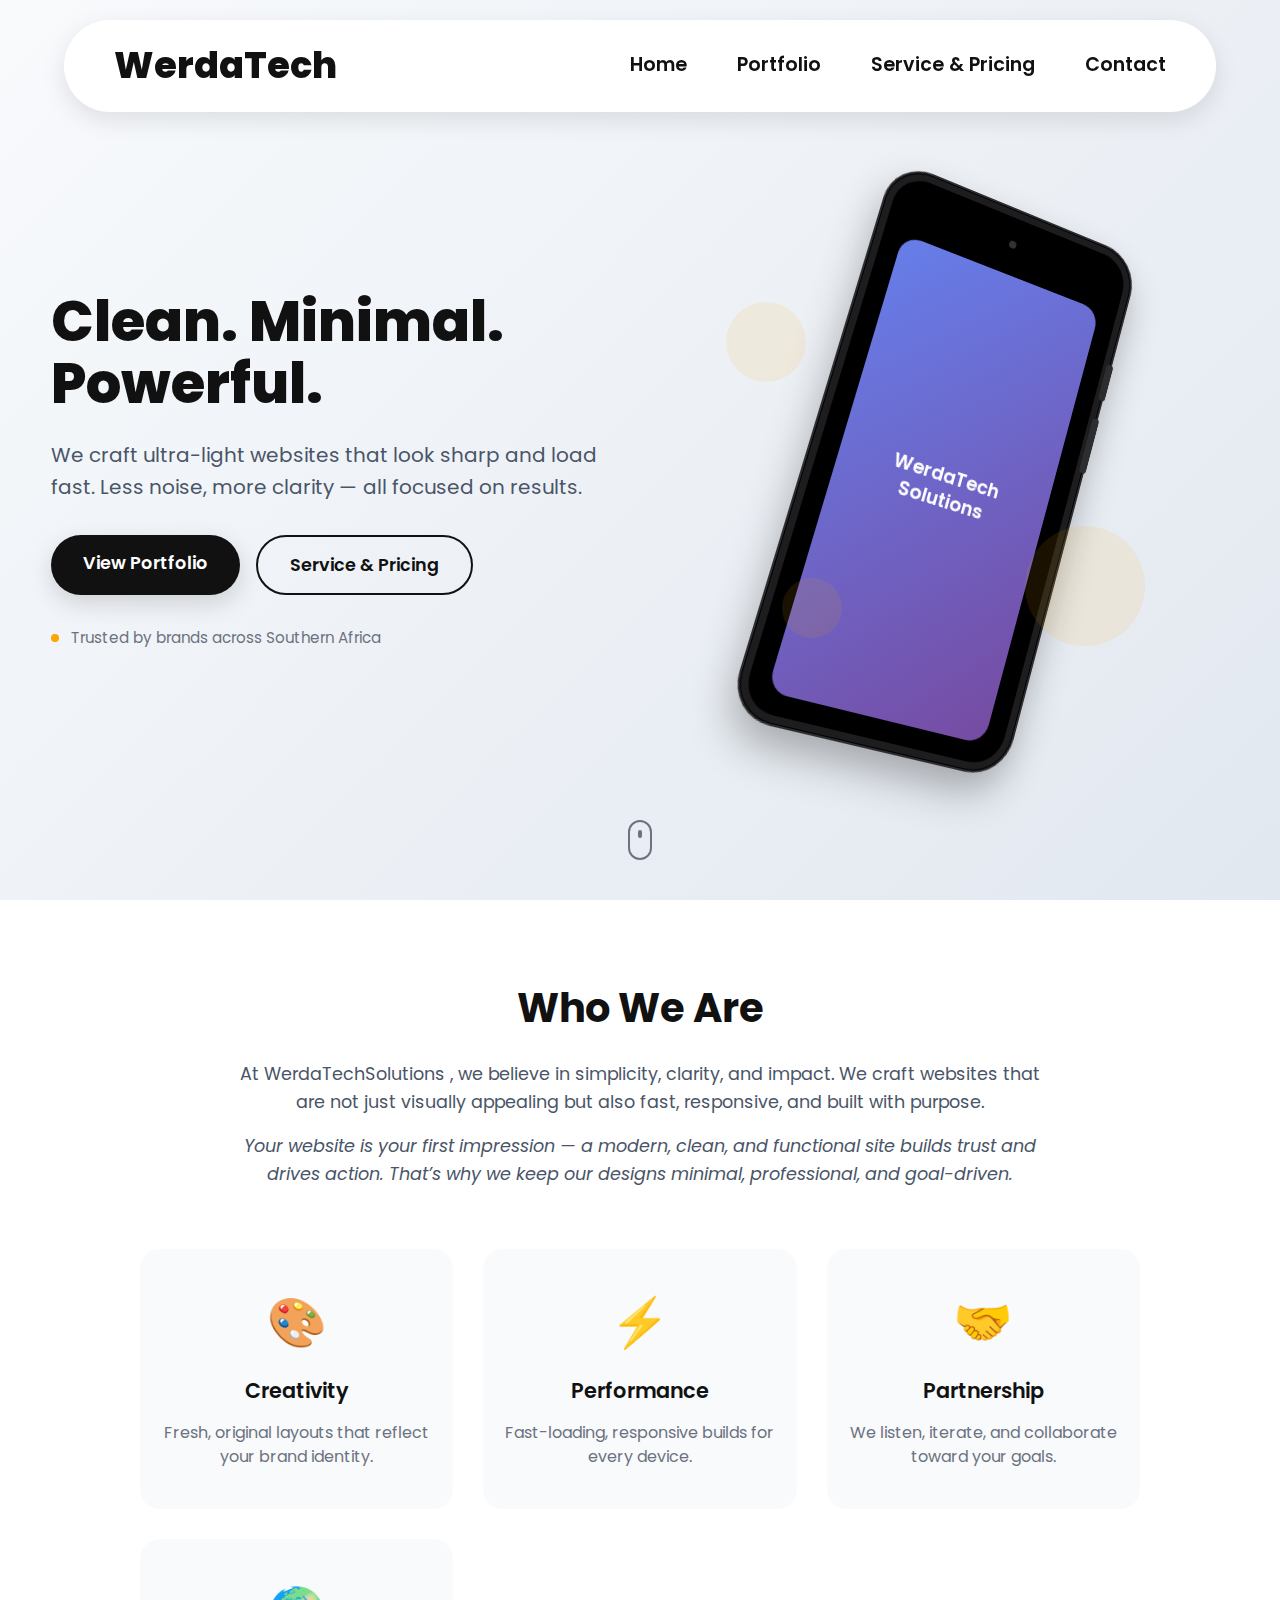
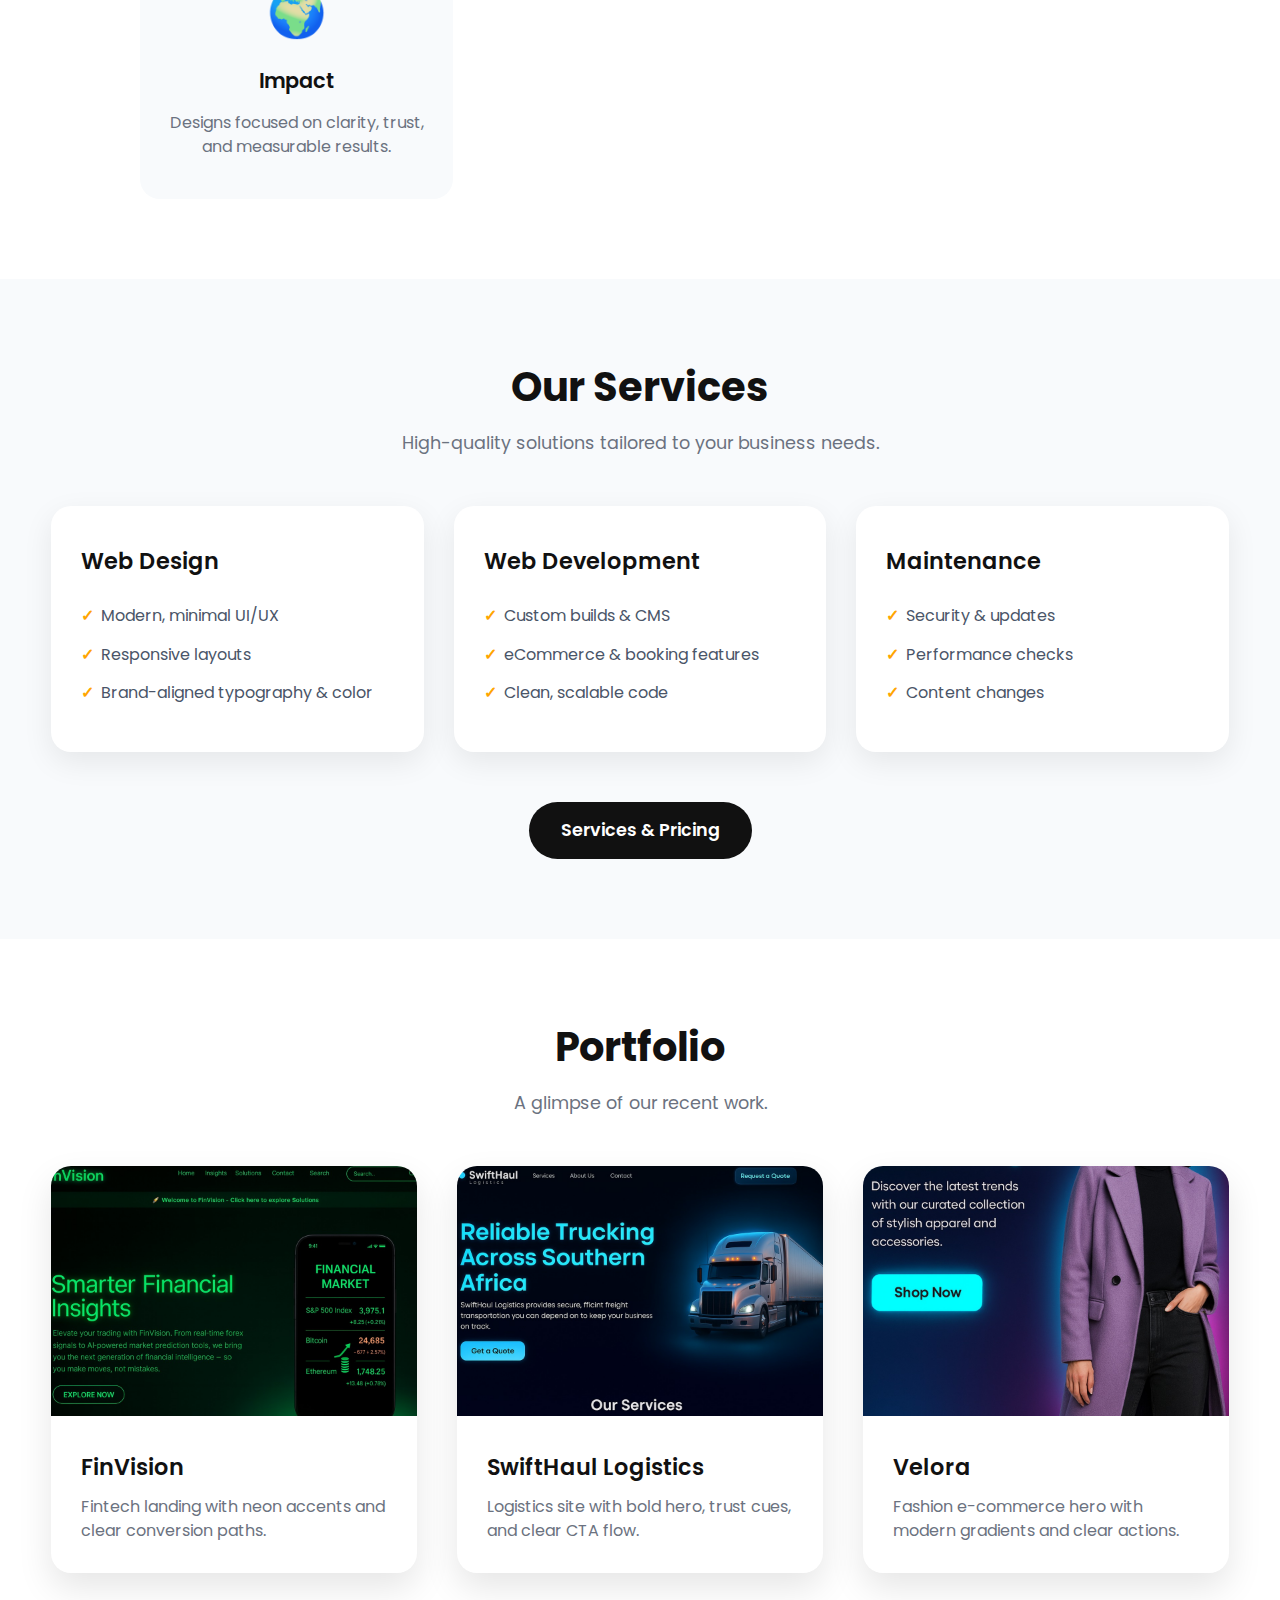
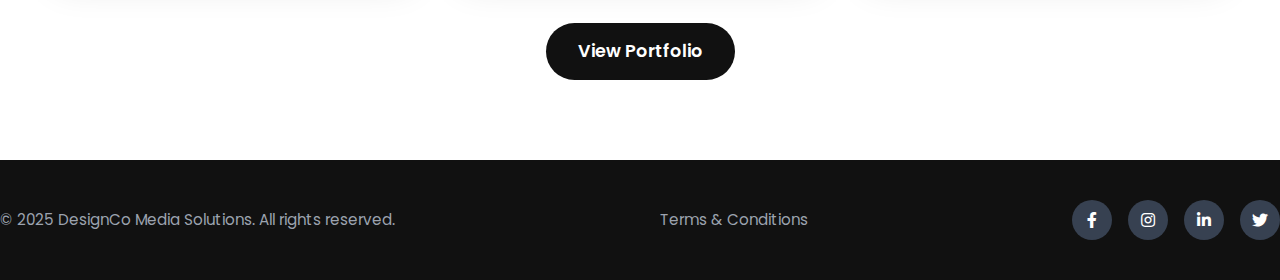
<file: index.html>
<!DOCTYPE html>
<html lang="en">
  <head>
    <meta charset="UTF-8" />
    <meta name="viewport" content="width=device-width, initial-scale=1" />
    <title>WerdaTechSolutions — Minimal Websites that Perform</title>

    <!-- Google Font -->
    <link
      href="https://fonts.googleapis.com/css2?family=Poppins:wght@400;500;600;700&display=swap"
      rel="stylesheet"
    />
    <link
  rel="stylesheet"
  href="https://cdnjs.cloudflare.com/ajax/libs/font-awesome/5.15.4/css/all.min.css"
/>

    <!-- Site CSS -->
    <link rel="stylesheet" href="style.css" />
  </head>

  <body>
    <!-- ================= NAVBAR ================= -->
    <nav class="navbar" role="navigation" aria-label="Primary">
      <div class="logo">WerdaTech</div>

      <!-- Mobile menu -->
      <input type="checkbox" id="menu-toggle" class="menu-toggle" />
      <label for="menu-toggle" class="hamburger" aria-label="Toggle menu">&#9776;</label>

      <ul class="nav-links">
        <li><a href="index.html" aria-label="Go to Home">Home</a></li>
        <li><a href="portfolio.html" aria-label="Go to Portfolio">Portfolio</a></li>
        <li><a href="service.html" aria-label="Go to Services & Pricing">Service & Pricing</a></li>
        <li><a href="contact.html" aria-label="Go to Contact">Contact</a></li>
      </ul>
    </nav>

    <!-- ================= HERO ================= -->
    <header class="hero" id="home">
      <div class="container">
        <div class="hero-grid">
          <div class="hero-text">
            <h1>Clean. Minimal. Powerful.</h1>
            <p>
              We craft ultra-light websites that look sharp and load fast.
              Less noise, more clarity — all focused on results.
            </p>

            <div class="hero-ctas">
              <a href="#portfolio" class="btn btn-primary">View Portfolio</a>
              <a href="#services" class="btn btn-ghost">Service & Pricing</a>
            </div>

            <div class="trust-row">
              <span class="dot"></span>
              <span>Trusted by brands across Southern Africa</span>
            </div>
          </div>

          <!-- Phone visual (realistic iPhone tilt) -->
          <div class="hero-visual">
            <div class="phone-wrap">
              <div class="phone-15pm">
                <div class="phone-frame">
                  <div class="phone-bezel">
                    <div class="dynamic-island"><span class="camera-dot"></span></div>

                    <div class="phone-screen">
                      <span class="screen-copy">WerdaTech<br />Solutions</span>
                    </div>
                  </div>
                </div>

                <!-- side buttons (right edge in this pose) -->
                <span class="btn-slab btn-top"></span>
                <span class="btn-slab btn-mid"></span>
              </div>
            </div>

            <!-- Subtle floating glows -->
            <span class="float float-a"></span>
            <span class="float float-b"></span>
            <span class="float float-c"></span>
          </div>
        </div>

        <div class="scroll-indicator">
          <span class="wheel"></span>
        </div>
      </div>
    </header>

    <!-- ================= ABOUT (Who We Are + Values) ================= -->
    <section class="about" id="about">
      <div class="container">
        <div class="about-header">
          <h2>Who We Are</h2>
          <p>
            At WerdaTechSolutions  , we believe in simplicity, clarity, and impact.
            We craft websites that are not just visually appealing but also fast,
            responsive, and built with purpose.
          </p>
          <p class="sub-note">
            Your website is your first impression — a modern, clean, and functional
            site builds trust and drives action. That’s why we keep our designs minimal,
            professional, and goal-driven.
          </p>
        </div>

        <div class="values-grid">
          <div class="value-card">
            <span class="value-icon">🎨</span>
            <h3>Creativity</h3>
            <p>Fresh, original layouts that reflect your brand identity.</p>
          </div>
          <div class="value-card">
            <span class="value-icon">⚡</span>
            <h3>Performance</h3>
            <p>Fast-loading, responsive builds for every device.</p>
          </div>
          <div class="value-card">
            <span class="value-icon">🤝</span>
            <h3>Partnership</h3>
            <p>We listen, iterate, and collaborate toward your goals.</p>
          </div>
          <div class="value-card">
            <span class="value-icon">🌍</span>
            <h3>Impact</h3>
            <p>Designs focused on clarity, trust, and measurable results.</p>
          </div>
        </div>
      </div>
    </section>

    <!-- ================= SERVICES (horizontal + bullets) ================= -->
    <section class="services" id="services">
      <div class="container">
        <h2 class="section-title">Our Services</h2>
        <p class="section-subtitle">High-quality solutions tailored to your business needs.</p>

        <div class="service-cards">
          <!-- Web Design -->
          <article class="service-card">
            <h3>Web Design</h3>
            <ul>
              <li>Modern, minimal UI/UX</li>
              <li>Responsive layouts</li>
              <li>Brand-aligned typography & color</li>
            </ul>
          </article>

          <!-- Web Development -->
          <article class="service-card">
            <h3>Web Development</h3>
            <ul>
              <li>Custom builds & CMS</li>
              <li>eCommerce & booking features</li>
              <li>Clean, scalable code</li>
            </ul>
          </article>

          <!-- Maintenance -->
          <article class="service-card">
            <h3>Maintenance</h3>
            <ul>
              <li>Security & updates</li>
              <li>Performance checks</li>
              <li>Content changes</li>
            </ul>
          </article>
        </div>

        <!-- Button consistent with hero -->
        <a href="#pricing" class="btn">Services & Pricing</a>
      </div>
    </section>

    <!-- ================= PORTFOLIO (3 large items) ================= -->
    <section class="portfolio" id="portfolio">
      <div class="container">
        <h2 class="section-title">Portfolio</h2>
        <p class="section-subtitle">A glimpse of our recent work.</p>

        <div class="portfolio-showcase">
          <!-- Item 1 -->
          <figure class="portfolio-item">
            <img src="img/portfolio-01.jpg" alt="FinVision SaaS landing redesign" />
            <figcaption>
              <h3>FinVision</h3>
              <p>Fintech landing with neon accents and clear conversion paths.</p>
            </figcaption>
          </figure>

          <!-- Item 2 -->
          <figure class="portfolio-item">
            <img src="img/portfolio-02.jpg" alt="SwiftHaul logistics landing" />
            <figcaption>
              <h3>SwiftHaul Logistics</h3>
              <p>Logistics site with bold hero, trust cues, and clear CTA flow.</p>
            </figcaption>
          </figure>

          <!-- Item 3 -->
          <figure class="portfolio-item">
            <img src="img/portfolio-03.jpg" alt="Velora fashion e-commerce homepage" />
            <figcaption>
              <h3>Velora</h3>
              <p>Fashion e-commerce hero with modern gradients and clear actions.</p>
            </figcaption>
          </figure>
        </div>

        <a href="#full-portfolio" class="btn btn-portfolio">View Portfolio</a>
      </div>
    </section>

    <!-- ================= CONTACT (placeholder anchor) ================= -->
    <section id="contact" class="contact" aria-label="Contact"></section>

<footer class="footer">
  <div class="footer-container">
    <!-- Left -->
    <p class="footer-text">© 2025 DesignCo Media Solutions. All rights reserved.</p>

    <!-- Center -->
    <a href="#" class="footer-link">Terms & Conditions</a>

    <!-- Right -->
    <div class="footer-socials">
      <a href="#" aria-label="Facebook" class="social-icon"><i class="fab fa-facebook-f"></i></a>
      <a href="#" aria-label="Instagram" class="social-icon"><i class="fab fa-instagram"></i></a>
      <a href="#" aria-label="LinkedIn" class="social-icon"><i class="fab fa-linkedin-in"></i></a>
      <a href="#" aria-label="Twitter" class="social-icon"><i class="fab fa-twitter"></i></a>
    </div>
  </div>
</footer>
  </body>
  
</html>
</file>
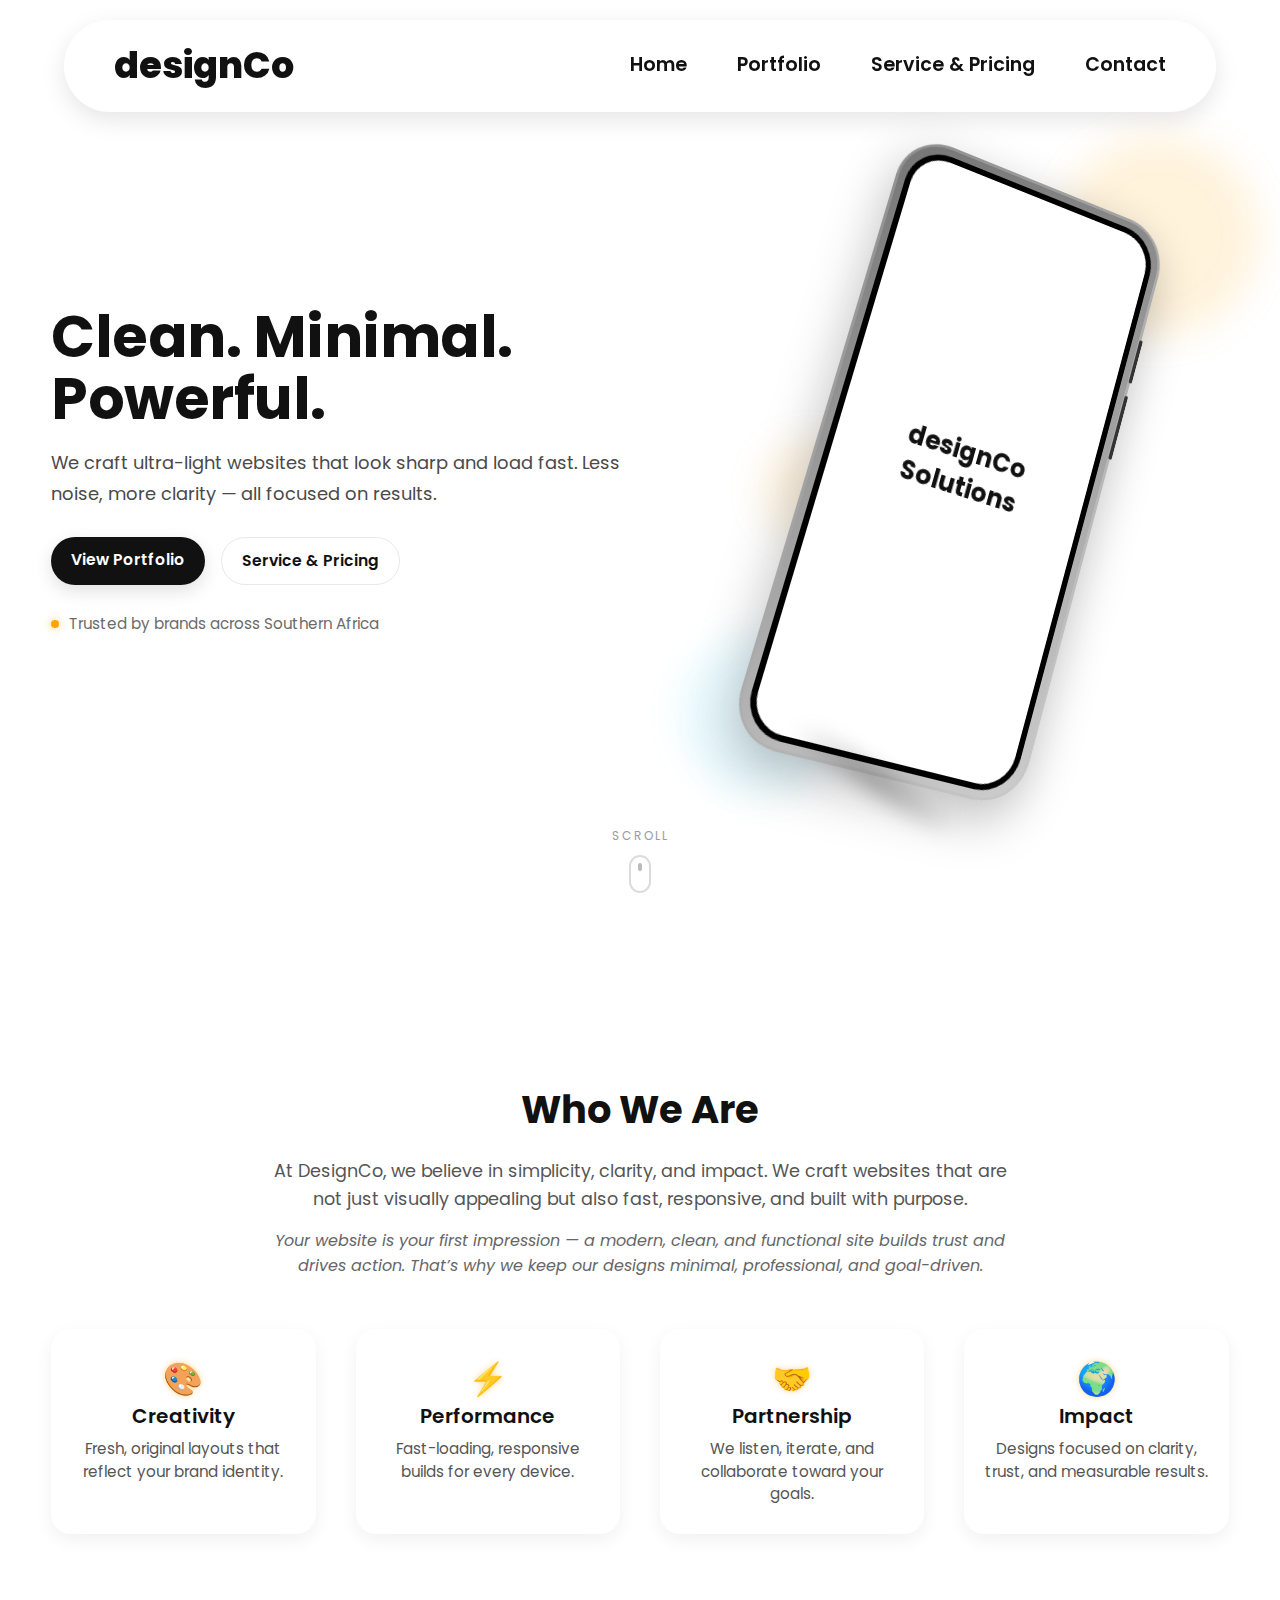
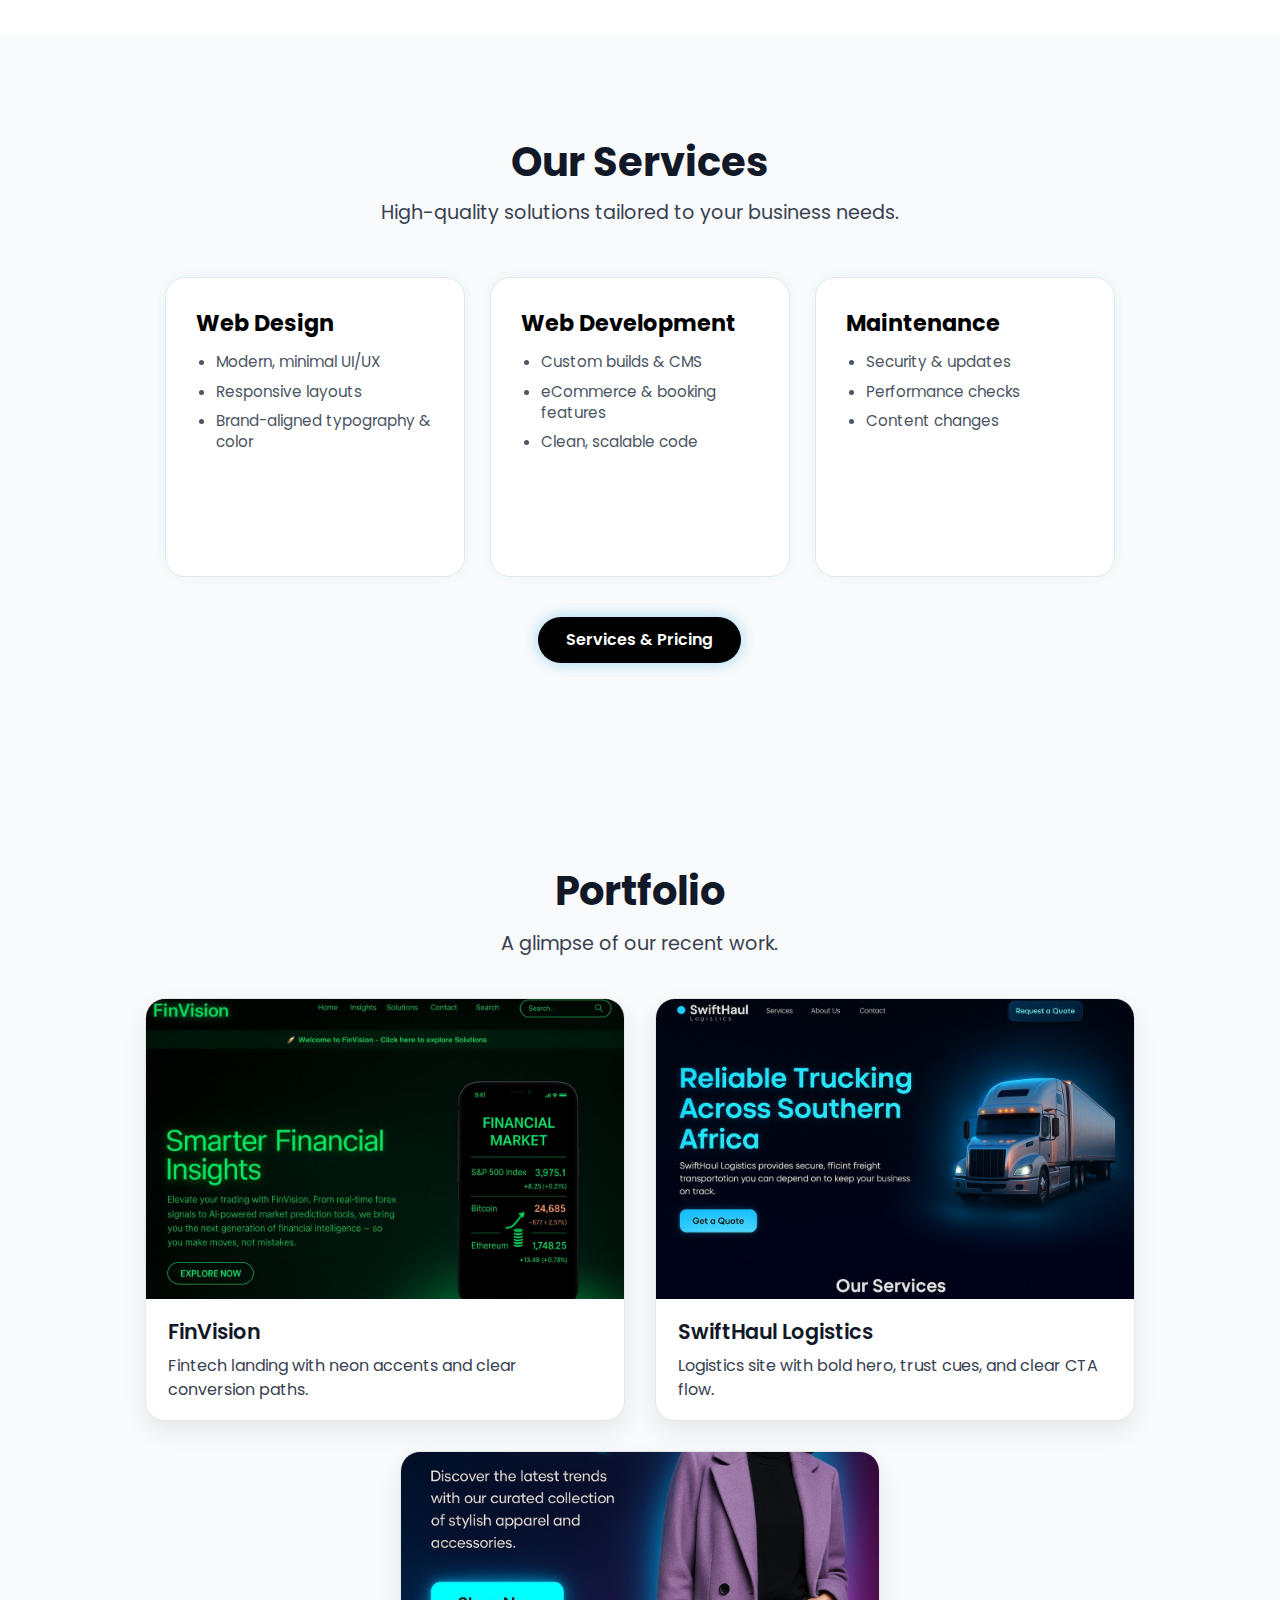
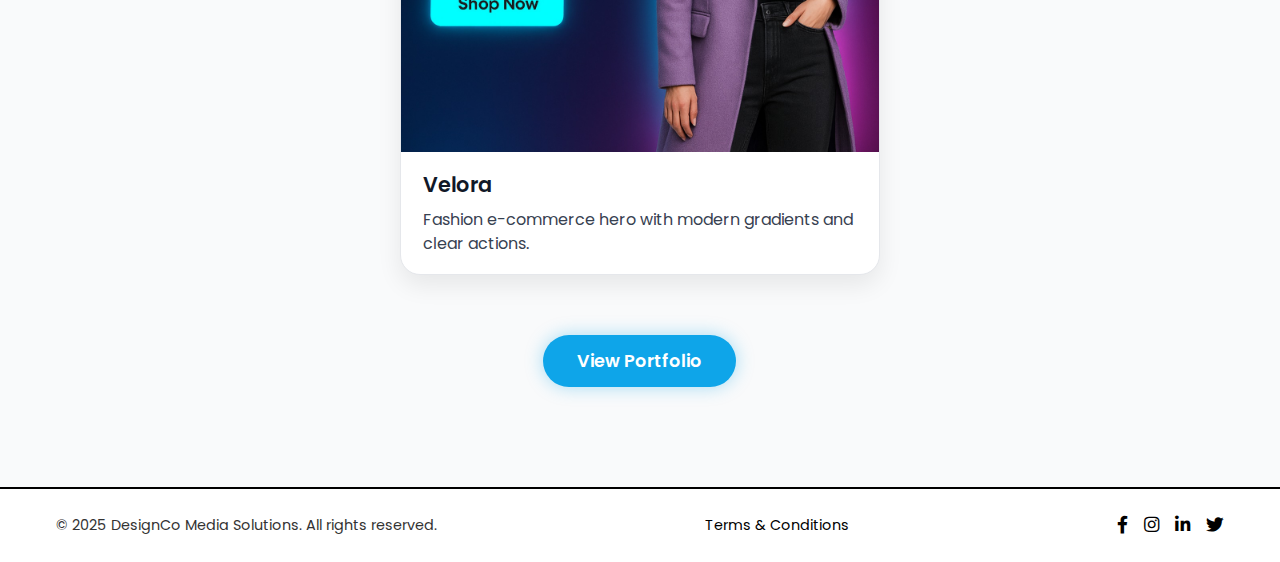
<file: DesignCo media solutions/index.html>
<!DOCTYPE html>
<html lang="en">
  <head>
    <meta charset="UTF-8" />
    <meta name="viewport" content="width=device-width, initial-scale=1" />
    <title>DesignCo — Minimal Websites that Perform</title>

    <!-- Google Font -->
    <link
      href="https://fonts.googleapis.com/css2?family=Poppins:wght@400;500;600;700&display=swap"
      rel="stylesheet"
    />
    <link
  rel="stylesheet"
  href="https://cdnjs.cloudflare.com/ajax/libs/font-awesome/5.15.4/css/all.min.css"
/>

    <!-- Site CSS -->
    <link rel="stylesheet" href="style.css" />
  </head>

  <body>
    <!-- ================= NAVBAR ================= -->
    <nav class="navbar" role="navigation" aria-label="Primary">
      <div class="logo">designCo</div>

      <!-- Mobile menu -->
      <input type="checkbox" id="menu-toggle" class="menu-toggle" />
      <label for="menu-toggle" class="hamburger" aria-label="Toggle menu">&#9776;</label>

      <ul class="nav-links">
        <li><a href="index.html" aria-label="Go to Home">Home</a></li>
        <li><a href="portfolio.html" aria-label="Go to Portfolio">Portfolio</a></li>
        <li><a href="service.html" aria-label="Go to Services & Pricing">Service & Pricing</a></li>
        <li><a href="contact.html" aria-label="Go to Contact">Contact</a></li>
      </ul>
    </nav>

    <!-- ================= HERO ================= -->
    <header class="hero" id="home">
      <div class="container">
        <div class="hero-grid">
          <div class="hero-text">
            <h1>Clean. Minimal. Powerful.</h1>
            <p>
              We craft ultra-light websites that look sharp and load fast.
              Less noise, more clarity — all focused on results.
            </p>

            <div class="hero-ctas">
              <a href="#portfolio" class="btn btn-primary">View Portfolio</a>
              <a href="#services" class="btn btn-ghost">Service & Pricing</a>
            </div>

            <div class="trust-row">
              <span class="dot"></span>
              <span>Trusted by brands across Southern Africa</span>
            </div>
          </div>

          <!-- Phone visual (realistic iPhone tilt) -->
          <div class="hero-visual">
            <div class="phone-wrap">
              <div class="phone-15pm">
                <div class="phone-frame">
                  <div class="phone-bezel">
                    <div class="dynamic-island"><span class="camera-dot"></span></div>

                    <div class="phone-screen">
                      <span class="screen-copy">designCo<br />Solutions</span>
                    </div>
                  </div>
                </div>

                <!-- side buttons (right edge in this pose) -->
                <span class="btn-slab btn-top"></span>
                <span class="btn-slab btn-mid"></span>
              </div>
            </div>

            <!-- Subtle floating glows -->
            <span class="float float-a"></span>
            <span class="float float-b"></span>
            <span class="float float-c"></span>
          </div>
        </div>

        <div class="scroll-indicator">
          <span class="wheel"></span>
        </div>
      </div>
    </header>

    <!-- ================= ABOUT (Who We Are + Values) ================= -->
    <section class="about" id="about">
      <div class="container">
        <div class="about-header">
          <h2>Who We Are</h2>
          <p>
            At DesignCo, we believe in simplicity, clarity, and impact.
            We craft websites that are not just visually appealing but also fast,
            responsive, and built with purpose.
          </p>
          <p class="sub-note">
            Your website is your first impression — a modern, clean, and functional
            site builds trust and drives action. That’s why we keep our designs minimal,
            professional, and goal-driven.
          </p>
        </div>

        <div class="values-grid">
          <div class="value-card">
            <span class="value-icon">🎨</span>
            <h3>Creativity</h3>
            <p>Fresh, original layouts that reflect your brand identity.</p>
          </div>
          <div class="value-card">
            <span class="value-icon">⚡</span>
            <h3>Performance</h3>
            <p>Fast-loading, responsive builds for every device.</p>
          </div>
          <div class="value-card">
            <span class="value-icon">🤝</span>
            <h3>Partnership</h3>
            <p>We listen, iterate, and collaborate toward your goals.</p>
          </div>
          <div class="value-card">
            <span class="value-icon">🌍</span>
            <h3>Impact</h3>
            <p>Designs focused on clarity, trust, and measurable results.</p>
          </div>
        </div>
      </div>
    </section>

    <!-- ================= SERVICES (horizontal + bullets) ================= -->
    <section class="services" id="services">
      <div class="container">
        <h2 class="section-title">Our Services</h2>
        <p class="section-subtitle">High-quality solutions tailored to your business needs.</p>

        <div class="service-cards">
          <!-- Web Design -->
          <article class="service-card">
            <h3>Web Design</h3>
            <ul>
              <li>Modern, minimal UI/UX</li>
              <li>Responsive layouts</li>
              <li>Brand-aligned typography & color</li>
            </ul>
          </article>

          <!-- Web Development -->
          <article class="service-card">
            <h3>Web Development</h3>
            <ul>
              <li>Custom builds & CMS</li>
              <li>eCommerce & booking features</li>
              <li>Clean, scalable code</li>
            </ul>
          </article>

          <!-- Maintenance -->
          <article class="service-card">
            <h3>Maintenance</h3>
            <ul>
              <li>Security & updates</li>
              <li>Performance checks</li>
              <li>Content changes</li>
            </ul>
          </article>
        </div>

        <!-- Button consistent with hero -->
        <a href="#pricing" class="btn">Services & Pricing</a>
      </div>
    </section>

    <!-- ================= PORTFOLIO (3 large items) ================= -->
    <section class="portfolio" id="portfolio">
      <div class="container">
        <h2 class="section-title">Portfolio</h2>
        <p class="section-subtitle">A glimpse of our recent work.</p>

        <div class="portfolio-showcase">
          <!-- Item 1 -->
          <figure class="portfolio-item">
            <img src="img/portfolio-01.jpg" alt="FinVision SaaS landing redesign" />
            <figcaption>
              <h3>FinVision</h3>
              <p>Fintech landing with neon accents and clear conversion paths.</p>
            </figcaption>
          </figure>

          <!-- Item 2 -->
          <figure class="portfolio-item">
            <img src="img/portfolio-02.jpg" alt="SwiftHaul logistics landing" />
            <figcaption>
              <h3>SwiftHaul Logistics</h3>
              <p>Logistics site with bold hero, trust cues, and clear CTA flow.</p>
            </figcaption>
          </figure>

          <!-- Item 3 -->
          <figure class="portfolio-item">
            <img src="img/portfolio-03.jpg" alt="Velora fashion e-commerce homepage" />
            <figcaption>
              <h3>Velora</h3>
              <p>Fashion e-commerce hero with modern gradients and clear actions.</p>
            </figcaption>
          </figure>
        </div>

        <a href="#full-portfolio" class="btn btn-portfolio">View Portfolio</a>
      </div>
    </section>

    <!-- ================= CONTACT (placeholder anchor) ================= -->
    <section id="contact" class="contact" aria-label="Contact"></section>

<footer class="footer">
  <div class="footer-container">
    <!-- Left -->
    <p class="footer-text">© 2025 DesignCo Media Solutions. All rights reserved.</p>

    <!-- Center -->
    <a href="#" class="footer-link">Terms & Conditions</a>

    <!-- Right -->
    <div class="footer-socials">
      <a href="#" aria-label="Facebook" class="social-icon"><i class="fab fa-facebook-f"></i></a>
      <a href="#" aria-label="Instagram" class="social-icon"><i class="fab fa-instagram"></i></a>
      <a href="#" aria-label="LinkedIn" class="social-icon"><i class="fab fa-linkedin-in"></i></a>
      <a href="#" aria-label="Twitter" class="social-icon"><i class="fab fa-twitter"></i></a>
    </div>
  </div>
</footer>
  </body>
  
</html>
</file>
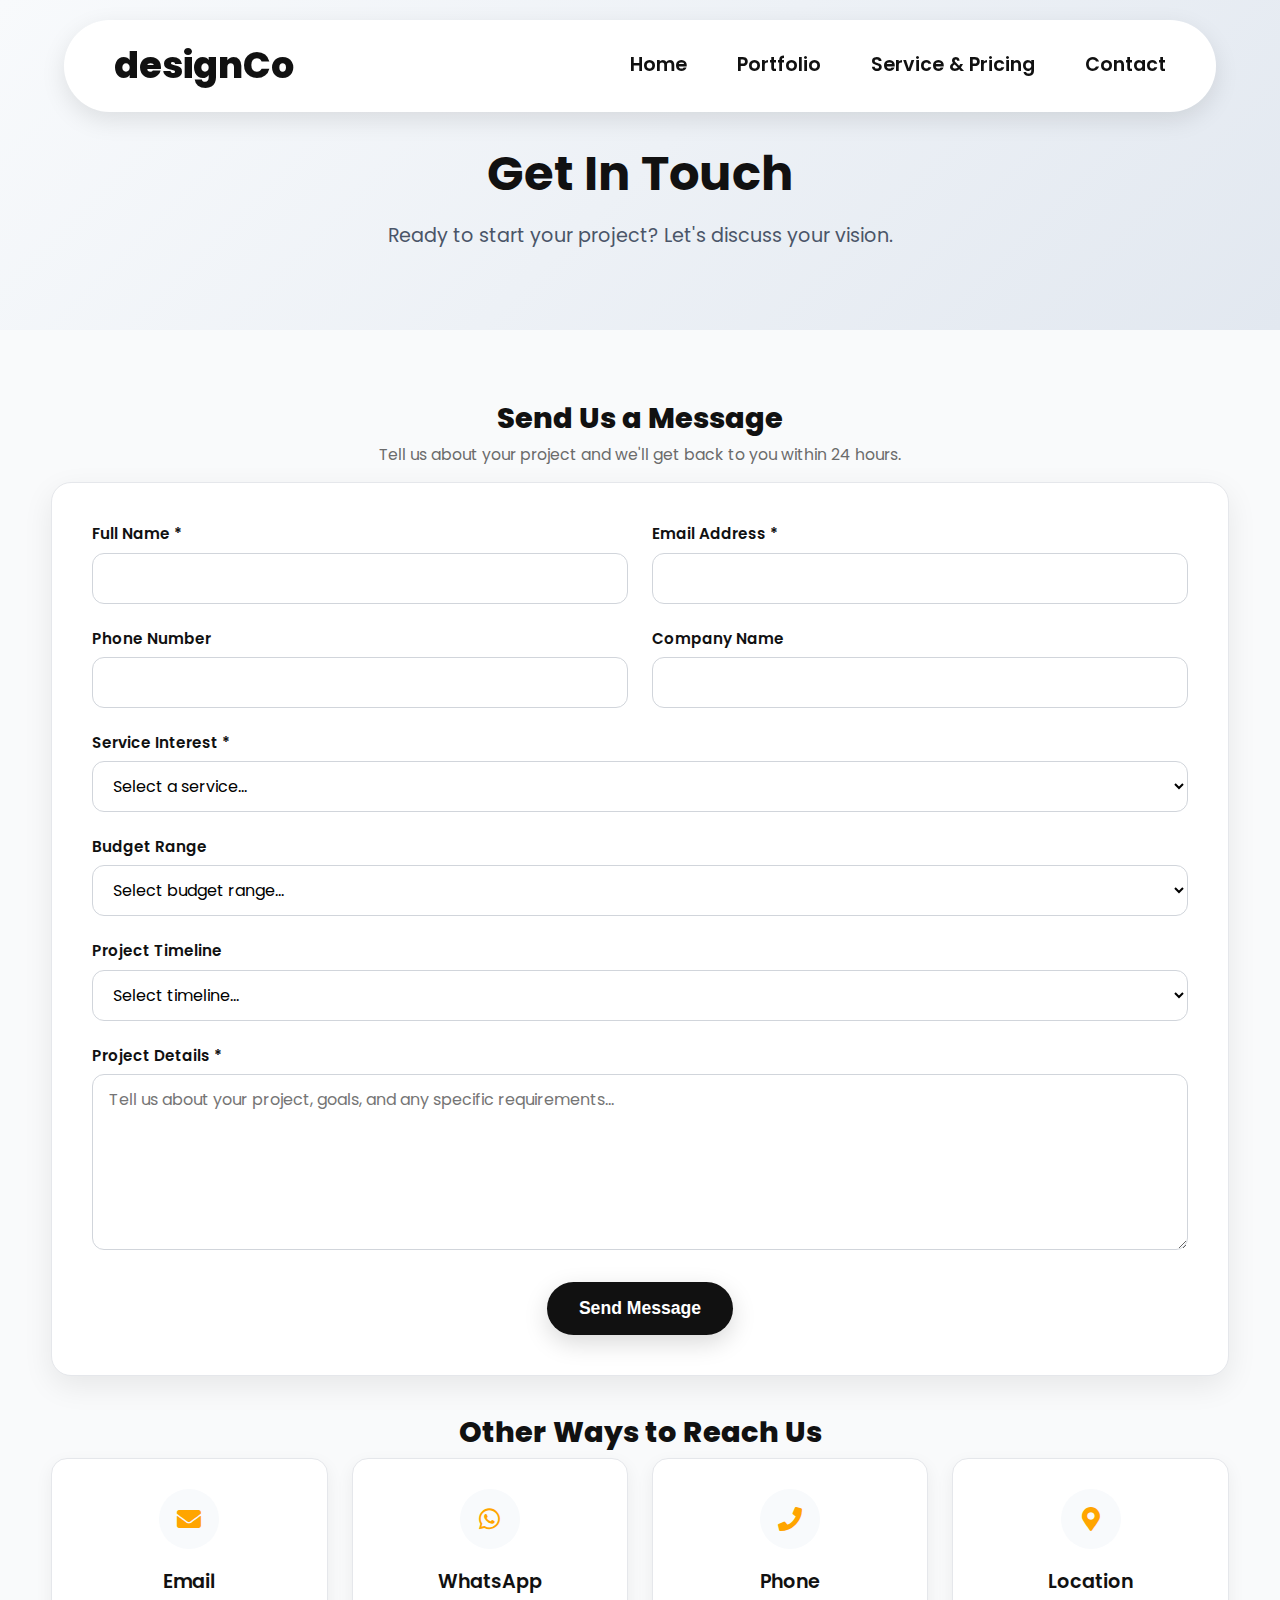
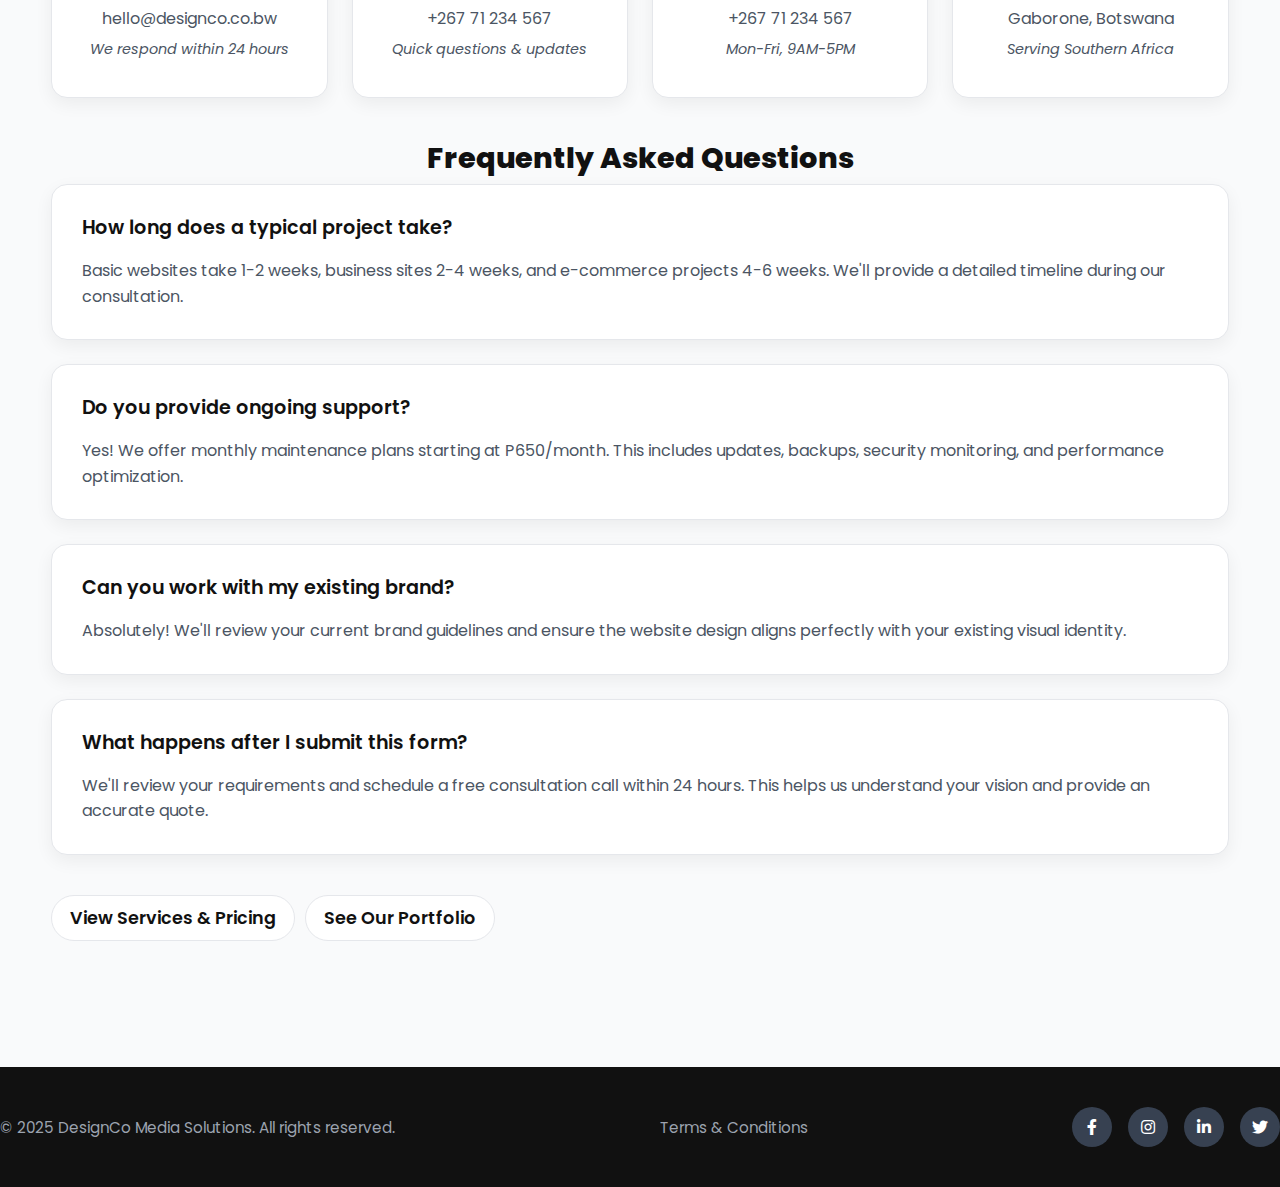
<file: contact.html>
<!DOCTYPE html>
<html lang="en">
  <head>
    <meta charset="UTF-8" />
    <meta name="viewport" content="width=device-width, initial-scale=1" />
    <title>DesignCo — Contact Us</title>

    <!-- Fonts & Icons -->
    <link href="https://fonts.googleapis.com/css2?family=Poppins:wght@400;500;600;700&display=swap" rel="stylesheet" />
    <link rel="stylesheet" href="https://cdnjs.cloudflare.com/ajax/libs/font-awesome/5.15.4/css/all.min.css" />

    <!-- Site CSS -->
    <link rel="stylesheet" href="style.css" />
  </head>

  <body>
    <!-- ================= NAVBAR (same as home) ================= -->
    <nav class="navbar" role="navigation" aria-label="Primary">
      <div class="logo">designCo</div>

      <!-- Mobile menu -->
      <input type="checkbox" id="menu-toggle" class="menu-toggle" />
      <label for="menu-toggle" class="hamburger" aria-label="Toggle menu">&#9776;</label>

      <ul class="nav-links">
        <li><a href="index.html#home">Home</a></li>
        <li><a href="portfolio.html">Portfolio</a></li>
        <li><a href="service.html">Service & Pricing</a></li>
        <li><a href="contact.html#contact">Contact</a></li>
      </ul>
    </nav>

    <!-- ================= HERO ================= -->
    <header class="sp-hero">
      <div class="container">
        <h1>Get In Touch</h1>
        <p>Ready to start your project? Let's discuss your vision.</p>
      </div>
    </header>

    <!-- ================= CONTACT FORM ================= -->
    <main id="contact" class="sp-layout">
      <div class="container">
        
        <!-- Contact Form Section -->
        <section class="sp-section">
          <h2 class="sp-section-title">Send Us a Message</h2>
          <p class="sp-section-subtitle">Tell us about your project and we'll get back to you within 24 hours.</p>

          <form class="contact-form" action="#" method="POST">
            <div class="form-grid">
              <div class="form-group">
                <label for="name">Full Name *</label>
                <input type="text" id="name" name="name" required>
              </div>
              
              <div class="form-group">
                <label for="email">Email Address *</label>
                <input type="email" id="email" name="email" required>
              </div>
              
              <div class="form-group">
                <label for="phone">Phone Number</label>
                <input type="tel" id="phone" name="phone">
              </div>
              
              <div class="form-group">
                <label for="company">Company Name</label>
                <input type="text" id="company" name="company">
              </div>
              
              <div class="form-group form-group-full">
                <label for="service">Service Interest *</label>
                <select id="service" name="service" required>
                  <option value="">Select a service...</option>
                  <option value="ecommerce">E-commerce Website</option>
                  <option value="business">Business Website</option>
                  <option value="basic">Basic Website</option>
                  <option value="maintenance">Website Maintenance</option>
                  <option value="seo">SEO Services</option>
                  <option value="hosting">Hosting & Domain</option>
                  <option value="custom">Custom Quote</option>
                </select>
              </div>
              
              <div class="form-group form-group-full">
                <label for="budget">Budget Range</label>
                <select id="budget" name="budget">
                  <option value="">Select budget range...</option>
                  <option value="under-3000">Under P3,000</option>
                  <option value="3000-5000">P3,000 - P5,000</option>
                  <option value="5000-8000">P5,000 - P8,000</option>
                  <option value="8000-12000">P8,000 - P12,000</option>
                  <option value="over-12000">Over P12,000</option>
                  <option value="discuss">Let's discuss</option>
                </select>
              </div>
              
              <div class="form-group form-group-full">
                <label for="timeline">Project Timeline</label>
                <select id="timeline" name="timeline">
                  <option value="">Select timeline...</option>
                  <option value="asap">ASAP</option>
                  <option value="1-2-weeks">1-2 weeks</option>
                  <option value="1-month">1 month</option>
                  <option value="2-3-months">2-3 months</option>
                  <option value="flexible">Flexible</option>
                </select>
              </div>
              
              <div class="form-group form-group-full">
                <label for="message">Project Details *</label>
                <textarea id="message" name="message" rows="6" placeholder="Tell us about your project, goals, and any specific requirements..." required></textarea>
              </div>
            </div>
            
            <div class="form-actions">
              <button type="submit" class="btn btn-primary">Send Message</button>
            </div>
          </form>
        </section>

        <!-- Contact Information Section -->
        <section class="sp-section">
          <h2 class="sp-section-title">Other Ways to Reach Us</h2>
          
          <div class="contact-info-grid">
            <div class="contact-info-card">
              <div class="contact-icon">
                <i class="fas fa-envelope"></i>
              </div>
              <h3>Email</h3>
              <p>hello@designco.co.bw</p>
              <p class="contact-note">We respond within 24 hours</p>
            </div>
            
            <div class="contact-info-card">
              <div class="contact-icon">
                <i class="fab fa-whatsapp"></i>
              </div>
              <h3>WhatsApp</h3>
              <p>+267 71 234 567</p>
              <p class="contact-note">Quick questions & updates</p>
            </div>
            
            <div class="contact-info-card">
              <div class="contact-icon">
                <i class="fas fa-phone"></i>
              </div>
              <h3>Phone</h3>
              <p>+267 71 234 567</p>
              <p class="contact-note">Mon-Fri, 9AM-5PM</p>
            </div>
            
            <div class="contact-info-card">
              <div class="contact-icon">
                <i class="fas fa-map-marker-alt"></i>
              </div>
              <h3>Location</h3>
              <p>Gaborone, Botswana</p>
              <p class="contact-note">Serving Southern Africa</p>
            </div>
          </div>
        </section>

        <!-- FAQ Section -->
        <section class="sp-section">
          <h2 class="sp-section-title">Frequently Asked Questions</h2>
          
          <div class="faq-grid">
            <div class="faq-item">
              <h3>How long does a typical project take?</h3>
              <p>Basic websites take 1-2 weeks, business sites 2-4 weeks, and e-commerce projects 4-6 weeks. We'll provide a detailed timeline during our consultation.</p>
            </div>
            
            <div class="faq-item">
              <h3>Do you provide ongoing support?</h3>
              <p>Yes! We offer monthly maintenance plans starting at P650/month. This includes updates, backups, security monitoring, and performance optimization.</p>
            </div>
            
            <div class="faq-item">
              <h3>Can you work with my existing brand?</h3>
              <p>Absolutely! We'll review your current brand guidelines and ensure the website design aligns perfectly with your existing visual identity.</p>
            </div>
            
            <div class="faq-item">
              <h3>What happens after I submit this form?</h3>
              <p>We'll review your requirements and schedule a free consultation call within 24 hours. This helps us understand your vision and provide an accurate quote.</p>
            </div>
          </div>
        </section>

        <!-- CTA Section -->
        <section class="sp-section notes">
          <div class="sp-cta">
            <a href="service.html" class="btn">View Services & Pricing</a>
            <a href="portfolio.html" class="btn">See Our Portfolio</a>
          </div>
        </section>
      </div>
    </main>

    <!-- ================= FOOTER (same as home) ================= -->
    <footer class="footer">
      <div class="footer-container">
        <p class="footer-text">© 2025 DesignCo Media Solutions. All rights reserved.</p>
        <a href="#" class="footer-link">Terms & Conditions</a>
        <div class="footer-socials">
          <a href="#" aria-label="Facebook" class="social-icon"><i class="fab fa-facebook-f"></i></a>
          <a href="#" aria-label="Instagram" class="social-icon"><i class="fab fa-instagram"></i></a>
          <a href="#" aria-label="LinkedIn" class="social-icon"><i class="fab fa-linkedin-in"></i></a>
          <a href="#" aria-label="Twitter" class="social-icon"><i class="fab fa-twitter"></i></a>
        </div>
      </div>
    </footer>
  </body>
</html>
</file>
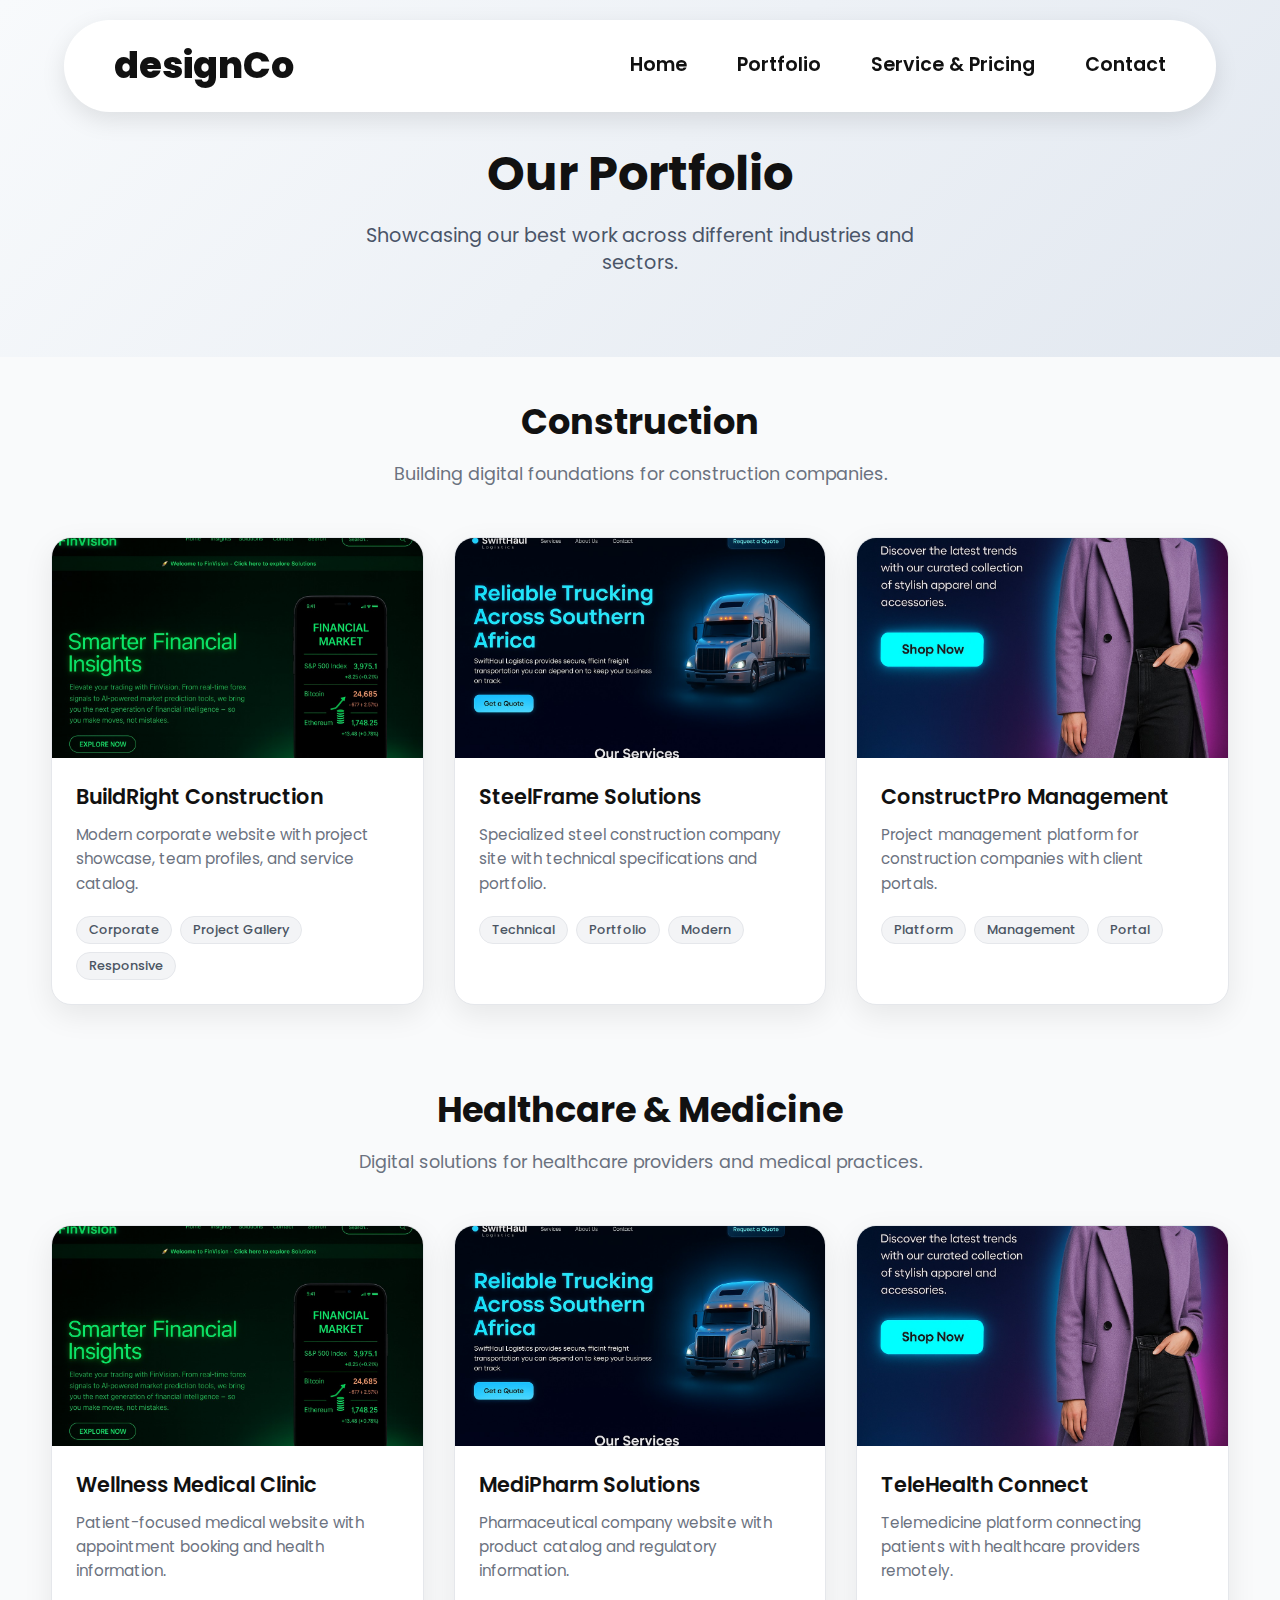
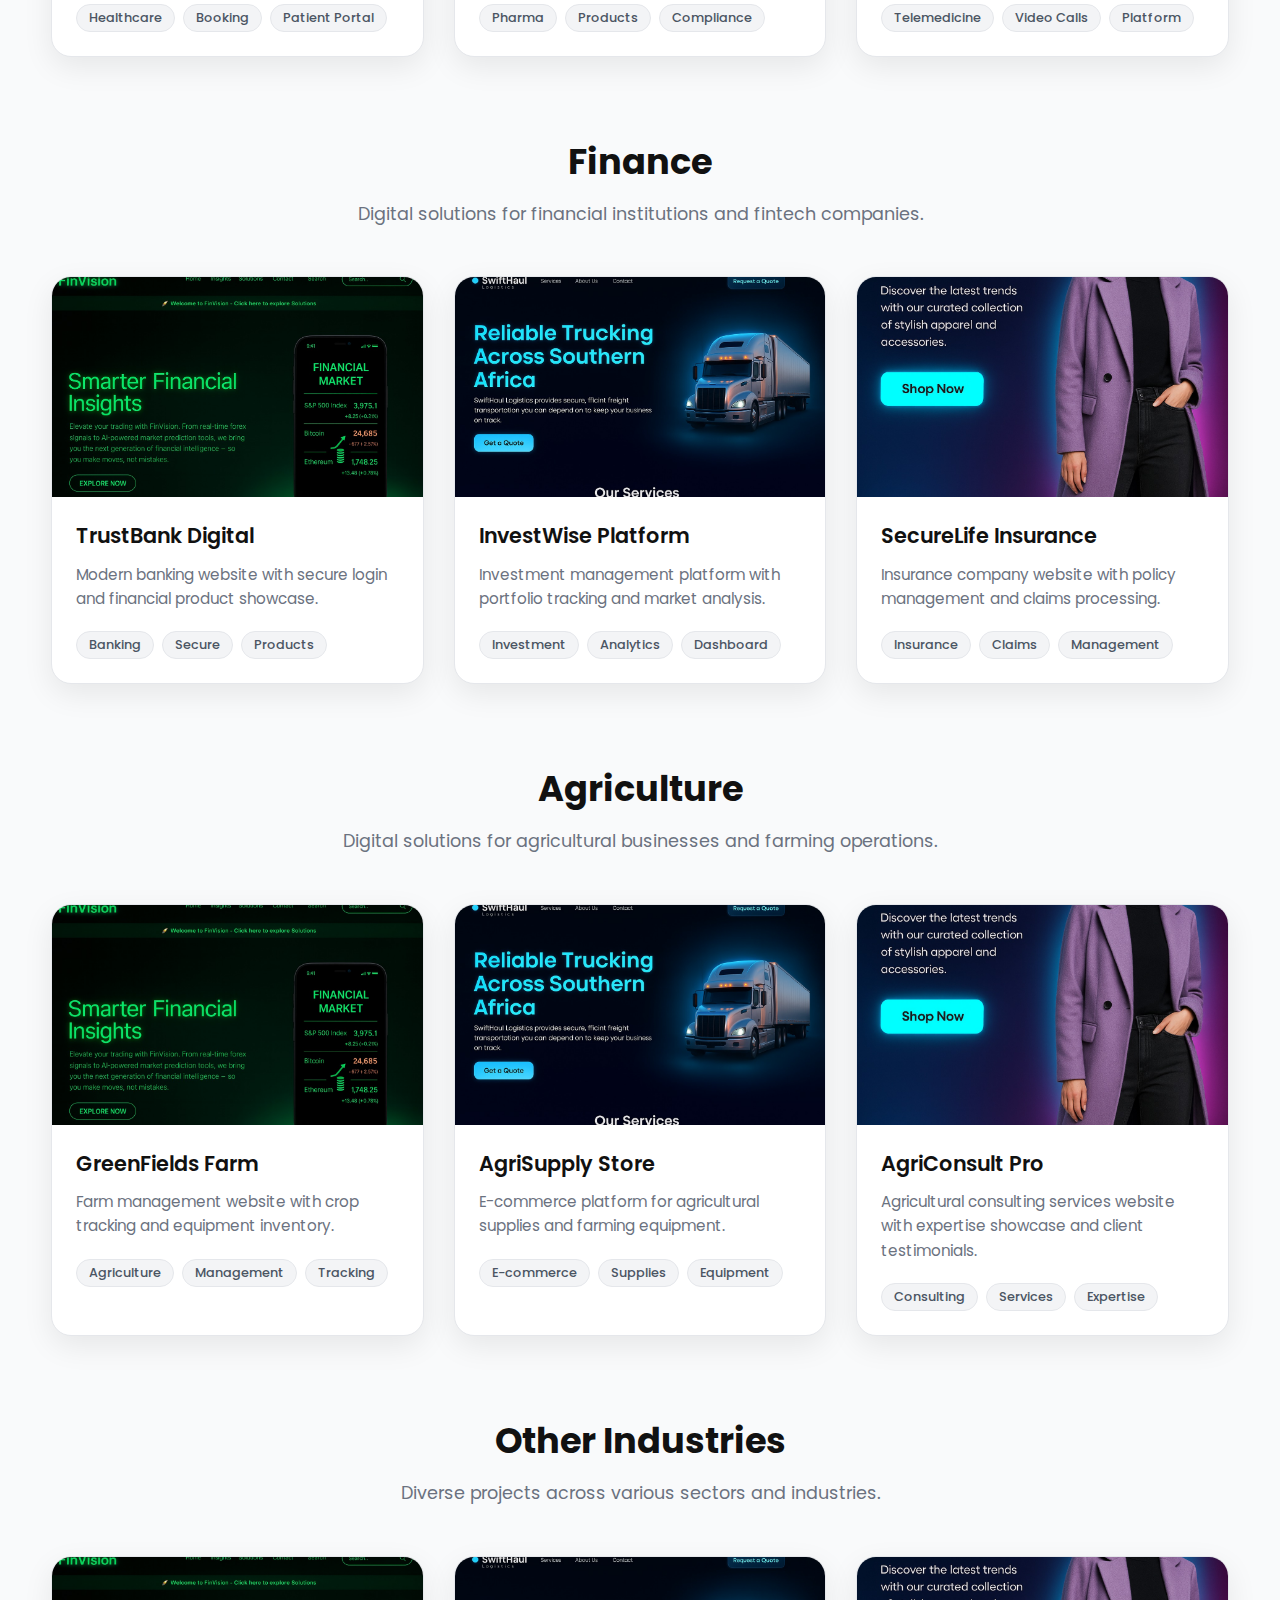
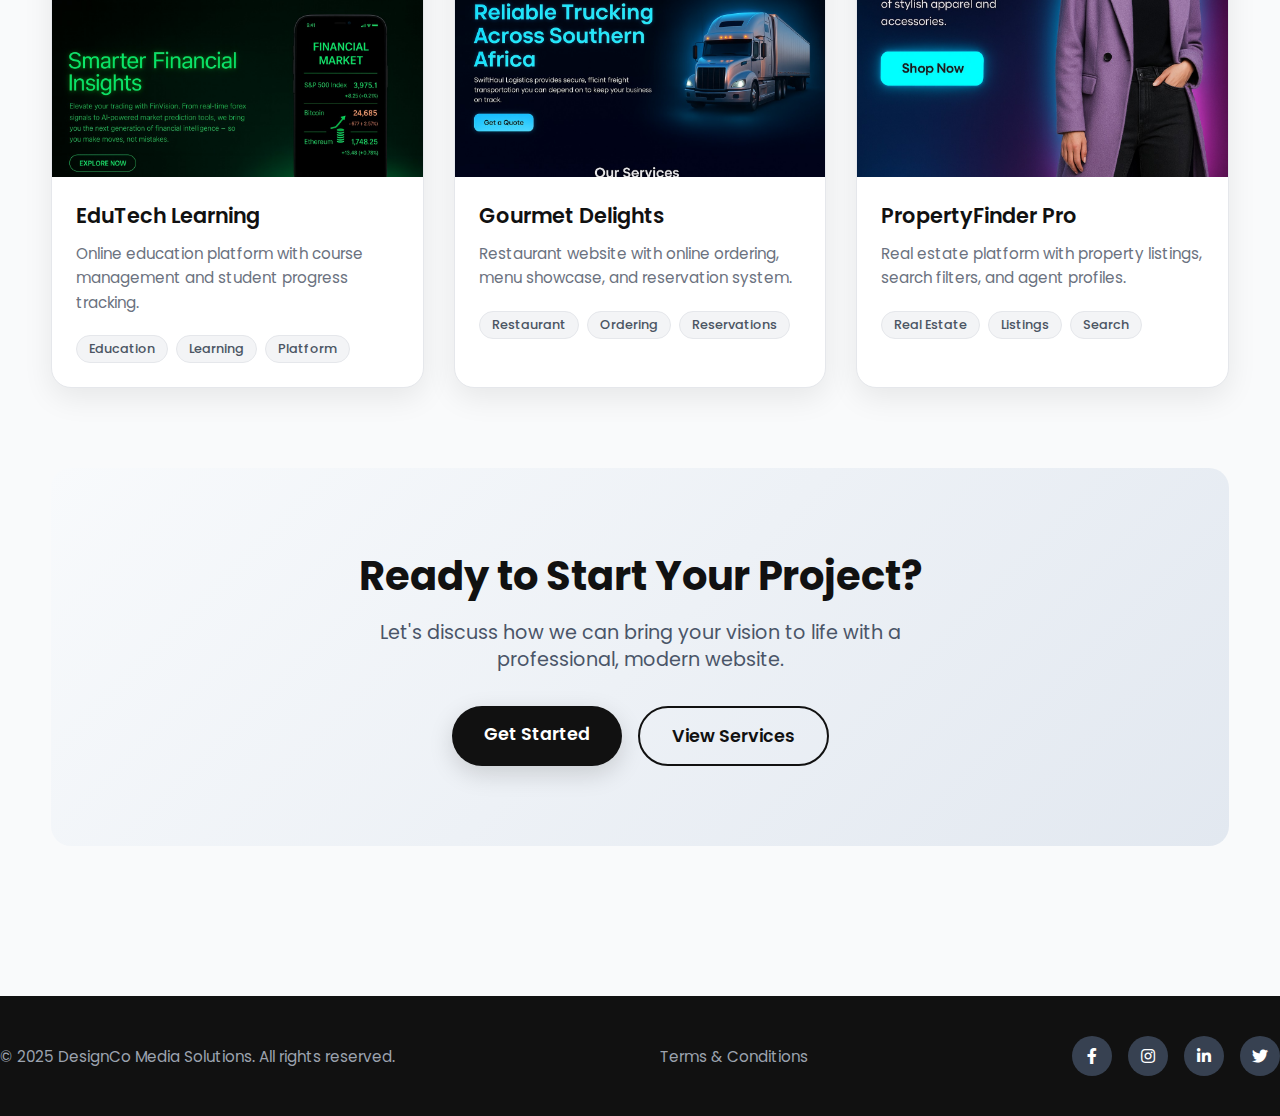
<file: portfolio.html>
<!DOCTYPE html>
<html lang="en">
  <head>
    <meta charset="UTF-8" />
    <meta name="viewport" content="width=device-width, initial-scale=1" />
    <title>DesignCo — Portfolio</title>

    <!-- Fonts & Icons -->
    <link href="https://fonts.googleapis.com/css2?family=Poppins:wght@400;500;600;700&display=swap" rel="stylesheet" />
    <link rel="stylesheet" href="https://cdnjs.cloudflare.com/ajax/libs/font-awesome/5.15.4/css/all.min.css" />

    <!-- Site CSS -->
    <link rel="stylesheet" href="style.css" />
  </head>

  <body>
    <!-- ================= NAVBAR (same as home) ================= -->
    <nav class="navbar" role="navigation" aria-label="Primary">
      <div class="logo">designCo</div>

      <!-- Mobile menu -->
      <input type="checkbox" id="menu-toggle" class="menu-toggle" />
      <label for="menu-toggle" class="hamburger" aria-label="Toggle menu">&#9776;</label>

      <ul class="nav-links">
        <li><a href="index.html#home">Home</a></li>
        <li><a href="portfolio.html">Portfolio</a></li>
        <li><a href="service.html">Service & Pricing</a></li>
        <li><a href="contact.html#contact">Contact</a></li>
      </ul>
    </nav>

    <!-- ================= HERO ================= -->
    <header class="sp-hero">
      <div class="container">
        <h1>Our Portfolio</h1>
        <p>Showcasing our best work across different industries and sectors.</p>
      </div>
    </header>

    <!-- ================= PORTFOLIO SECTIONS ================= -->
    <main id="portfolio" class="sp-layout">
      <div class="container">
        
        <!-- Construction Section -->
        <section class="portfolio-section">
          <h2 class="portfolio-section-title">Construction</h2>
          <p class="portfolio-section-subtitle">Building digital foundations for construction companies.</p>
          
          <div class="portfolio-grid">
            <article class="portfolio-card">
              <div class="portfolio-image">
                <img src="img/portfolio-01.jpg" alt="Construction company website" />
                <div class="portfolio-overlay">
                  <a href="#" class="portfolio-link">View Project</a>
                </div>
              </div>
              <div class="portfolio-content">
                <h3>BuildRight Construction</h3>
                <p>Modern corporate website with project showcase, team profiles, and service catalog.</p>
                <div class="portfolio-tags">
                  <span class="tag">Corporate</span>
                  <span class="tag">Project Gallery</span>
                  <span class="tag">Responsive</span>
                </div>
              </div>
            </article>

            <article class="portfolio-card">
              <div class="portfolio-image">
                <img src="img/portfolio-02.jpg" alt="Construction services website" />
                <div class="portfolio-overlay">
                  <a href="#" class="portfolio-link">View Project</a>
                </div>
              </div>
              <div class="portfolio-content">
                <h3>SteelFrame Solutions</h3>
                <p>Specialized steel construction company site with technical specifications and portfolio.</p>
                <div class="portfolio-tags">
                  <span class="tag">Technical</span>
                  <span class="tag">Portfolio</span>
                  <span class="tag">Modern</span>
                </div>
              </div>
            </article>

            <article class="portfolio-card">
              <div class="portfolio-image">
                <img src="img/portfolio-03.jpg" alt="Construction management platform" />
                <div class="portfolio-overlay">
                  <a href="#" class="portfolio-link">View Project</a>
                </div>
              </div>
              <div class="portfolio-content">
                <h3>ConstructPro Management</h3>
                <p>Project management platform for construction companies with client portals.</p>
                <div class="portfolio-tags">
                  <span class="tag">Platform</span>
                  <span class="tag">Management</span>
                  <span class="tag">Portal</span>
                </div>
              </div>
            </article>
          </div>
        </section>

        <!-- Healthcare & Medicine Section -->
        <section class="portfolio-section">
          <h2 class="portfolio-section-title">Healthcare & Medicine</h2>
          <p class="portfolio-section-subtitle">Digital solutions for healthcare providers and medical practices.</p>
          
          <div class="portfolio-grid">
            <article class="portfolio-card">
              <div class="portfolio-image">
                <img src="img/portfolio-01.jpg" alt="Medical clinic website" />
                <div class="portfolio-overlay">
                  <a href="#" class="portfolio-link">View Project</a>
                </div>
              </div>
              <div class="portfolio-content">
                <h3>Wellness Medical Clinic</h3>
                <p>Patient-focused medical website with appointment booking and health information.</p>
                <div class="portfolio-tags">
                  <span class="tag">Healthcare</span>
                  <span class="tag">Booking</span>
                  <span class="tag">Patient Portal</span>
                </div>
              </div>
            </article>

            <article class="portfolio-card">
              <div class="portfolio-image">
                <img src="img/portfolio-02.jpg" alt="Pharmaceutical company website" />
                <div class="portfolio-overlay">
                  <a href="#" class="portfolio-link">View Project</a>
                </div>
              </div>
              <div class="portfolio-content">
                <h3>MediPharm Solutions</h3>
                <p>Pharmaceutical company website with product catalog and regulatory information.</p>
                <div class="portfolio-tags">
                  <span class="tag">Pharma</span>
                  <span class="tag">Products</span>
                  <span class="tag">Compliance</span>
                </div>
              </div>
            </article>

            <article class="portfolio-card">
              <div class="portfolio-image">
                <img src="img/portfolio-03.jpg" alt="Telemedicine platform" />
                <div class="portfolio-overlay">
                  <a href="#" class="portfolio-link">View Project</a>
                </div>
              </div>
              <div class="portfolio-content">
                <h3>TeleHealth Connect</h3>
                <p>Telemedicine platform connecting patients with healthcare providers remotely.</p>
                <div class="portfolio-tags">
                  <span class="tag">Telemedicine</span>
                  <span class="tag">Video Calls</span>
                  <span class="tag">Platform</span>
                </div>
              </div>
            </article>
          </div>
        </section>

        <!-- Finance Section -->
        <section class="portfolio-section">
          <h2 class="portfolio-section-title">Finance</h2>
          <p class="portfolio-section-subtitle">Digital solutions for financial institutions and fintech companies.</p>
          
          <div class="portfolio-grid">
            <article class="portfolio-card">
              <div class="portfolio-image">
                <img src="img/portfolio-01.jpg" alt="Banking website" />
                <div class="portfolio-overlay">
                  <a href="#" class="portfolio-link">View Project</a>
                </div>
              </div>
              <div class="portfolio-content">
                <h3>TrustBank Digital</h3>
                <p>Modern banking website with secure login and financial product showcase.</p>
                <div class="portfolio-tags">
                  <span class="tag">Banking</span>
                  <span class="tag">Secure</span>
                  <span class="tag">Products</span>
                </div>
              </div>
            </article>

            <article class="portfolio-card">
              <div class="portfolio-image">
                <img src="img/portfolio-02.jpg" alt="Investment platform" />
                <div class="portfolio-overlay">
                  <a href="#" class="portfolio-link">View Project</a>
                </div>
              </div>
              <div class="portfolio-content">
                <h3>InvestWise Platform</h3>
                <p>Investment management platform with portfolio tracking and market analysis.</p>
                <div class="portfolio-tags">
                  <span class="tag">Investment</span>
                  <span class="tag">Analytics</span>
                  <span class="tag">Dashboard</span>
                </div>
              </div>
            </article>

            <article class="portfolio-card">
              <div class="portfolio-image">
                <img src="img/portfolio-03.jpg" alt="Insurance company website" />
                <div class="portfolio-overlay">
                  <a href="#" class="portfolio-link">View Project</a>
                </div>
              </div>
              <div class="portfolio-content">
                <h3>SecureLife Insurance</h3>
                <p>Insurance company website with policy management and claims processing.</p>
                <div class="portfolio-tags">
                  <span class="tag">Insurance</span>
                  <span class="tag">Claims</span>
                  <span class="tag">Management</span>
                </div>
              </div>
            </article>
          </div>
        </section>

        <!-- Agriculture Section -->
        <section class="portfolio-section">
          <h2 class="portfolio-section-title">Agriculture</h2>
          <p class="portfolio-section-subtitle">Digital solutions for agricultural businesses and farming operations.</p>
          
          <div class="portfolio-grid">
            <article class="portfolio-card">
              <div class="portfolio-image">
                <img src="img/portfolio-01.jpg" alt="Farm management website" />
                <div class="portfolio-overlay">
                  <a href="#" class="portfolio-link">View Project</a>
                </div>
              </div>
              <div class="portfolio-content">
                <h3>GreenFields Farm</h3>
                <p>Farm management website with crop tracking and equipment inventory.</p>
                <div class="portfolio-tags">
                  <span class="tag">Agriculture</span>
                  <span class="tag">Management</span>
                  <span class="tag">Tracking</span>
                </div>
              </div>
            </article>

            <article class="portfolio-card">
              <div class="portfolio-image">
                <img src="img/portfolio-02.jpg" alt="Agricultural supplies e-commerce" />
                <div class="portfolio-overlay">
                  <a href="#" class="portfolio-link">View Project</a>
                </div>
              </div>
              <div class="portfolio-content">
                <h3>AgriSupply Store</h3>
                <p>E-commerce platform for agricultural supplies and farming equipment.</p>
                <div class="portfolio-tags">
                  <span class="tag">E-commerce</span>
                  <span class="tag">Supplies</span>
                  <span class="tag">Equipment</span>
                </div>
              </div>
            </article>

            <article class="portfolio-card">
              <div class="portfolio-image">
                <img src="img/portfolio-03.jpg" alt="Agricultural consulting website" />
                <div class="portfolio-overlay">
                  <a href="#" class="portfolio-link">View Project</a>
                </div>
              </div>
              <div class="portfolio-content">
                <h3>AgriConsult Pro</h3>
                <p>Agricultural consulting services website with expertise showcase and client testimonials.</p>
                <div class="portfolio-tags">
                  <span class="tag">Consulting</span>
                  <span class="tag">Services</span>
                  <span class="tag">Expertise</span>
                </div>
              </div>
            </article>
          </div>
        </section>

        <!-- Other Section -->
        <section class="portfolio-section">
          <h2 class="portfolio-section-title">Other Industries</h2>
          <p class="portfolio-section-subtitle">Diverse projects across various sectors and industries.</p>
          
          <div class="portfolio-grid">
            <article class="portfolio-card">
              <div class="portfolio-image">
                <img src="img/portfolio-01.jpg" alt="Education platform" />
                <div class="portfolio-overlay">
                  <a href="#" class="portfolio-link">View Project</a>
                </div>
              </div>
              <div class="portfolio-content">
                <h3>EduTech Learning</h3>
                <p>Online education platform with course management and student progress tracking.</p>
                <div class="portfolio-tags">
                  <span class="tag">Education</span>
                  <span class="tag">Learning</span>
                  <span class="tag">Platform</span>
                </div>
              </div>
            </article>

            <article class="portfolio-card">
              <div class="portfolio-image">
                <img src="img/portfolio-02.jpg" alt="Restaurant website" />
                <div class="portfolio-overlay">
                  <a href="#" class="portfolio-link">View Project</a>
                </div>
              </div>
              <div class="portfolio-content">
                <h3>Gourmet Delights</h3>
                <p>Restaurant website with online ordering, menu showcase, and reservation system.</p>
                <div class="portfolio-tags">
                  <span class="tag">Restaurant</span>
                  <span class="tag">Ordering</span>
                  <span class="tag">Reservations</span>
                </div>
              </div>
            </article>

            <article class="portfolio-card">
              <div class="portfolio-image">
                <img src="img/portfolio-03.jpg" alt="Real estate platform" />
                <div class="portfolio-overlay">
                  <a href="#" class="portfolio-link">View Project</a>
                </div>
              </div>
              <div class="portfolio-content">
                <h3>PropertyFinder Pro</h3>
                <p>Real estate platform with property listings, search filters, and agent profiles.</p>
                <div class="portfolio-tags">
                  <span class="tag">Real Estate</span>
                  <span class="tag">Listings</span>
                  <span class="tag">Search</span>
                </div>
              </div>
            </article>
          </div>
        </section>

        <!-- CTA Section -->
        <section class="portfolio-cta">
          <div class="cta-content">
            <h2>Ready to Start Your Project?</h2>
            <p>Let's discuss how we can bring your vision to life with a professional, modern website.</p>
            <div class="cta-buttons">
              <a href="contact.html#contact" class="btn btn-primary">Get Started</a>
              <a href="service.html" class="btn btn-ghost">View Services</a>
            </div>
          </div>
        </section>
      </div>
    </main>

    <!-- ================= FOOTER (same as home) ================= -->
    <footer class="footer">
      <div class="footer-container">
        <p class="footer-text">© 2025 DesignCo Media Solutions. All rights reserved.</p>
        <a href="#" class="footer-link">Terms & Conditions</a>
        <div class="footer-socials">
          <a href="#" aria-label="Facebook" class="social-icon"><i class="fab fa-facebook-f"></i></a>
          <a href="#" aria-label="Instagram" class="social-icon"><i class="fab fa-instagram"></i></a>
          <a href="#" aria-label="LinkedIn" class="social-icon"><i class="fab fa-linkedin-in"></i></a>
          <a href="#" aria-label="Twitter" class="social-icon"><i class="fab fa-twitter"></i></a>
        </div>
      </div>
    </footer>
  </body>
</html>
</file>
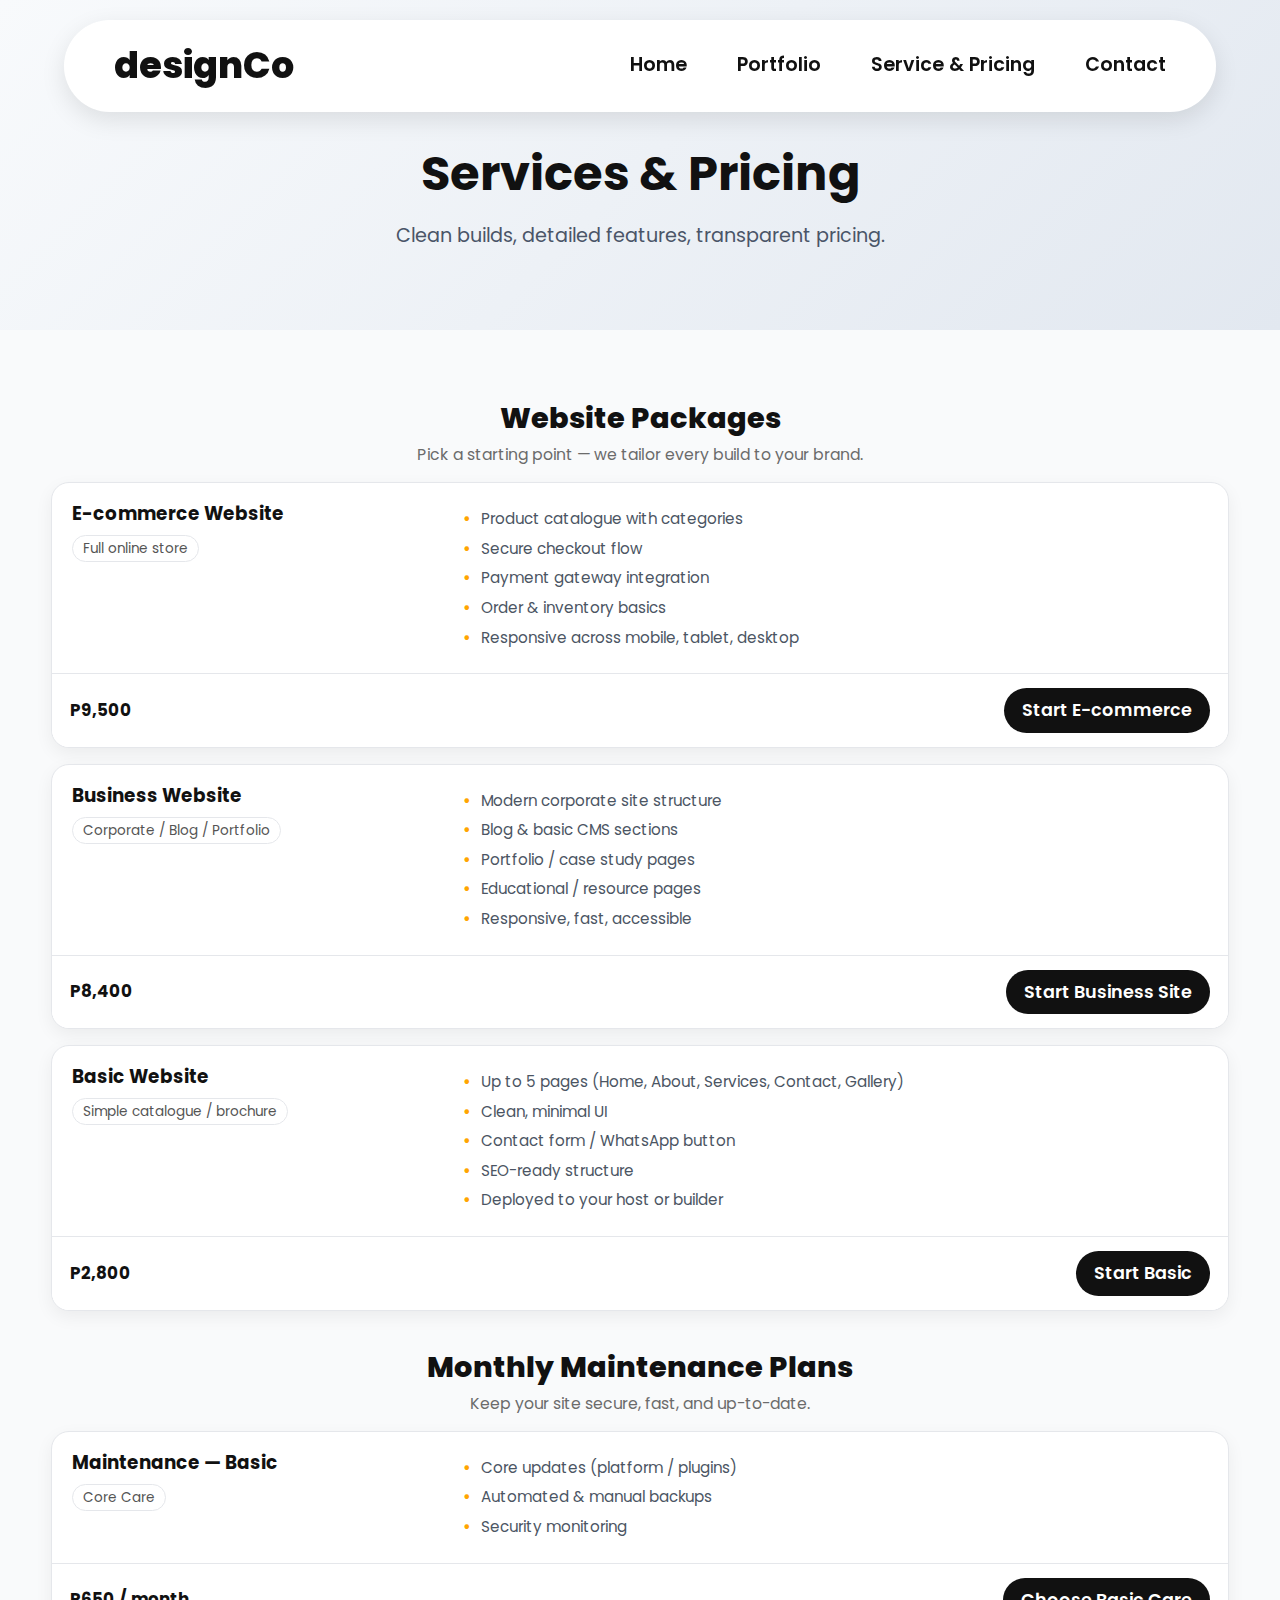
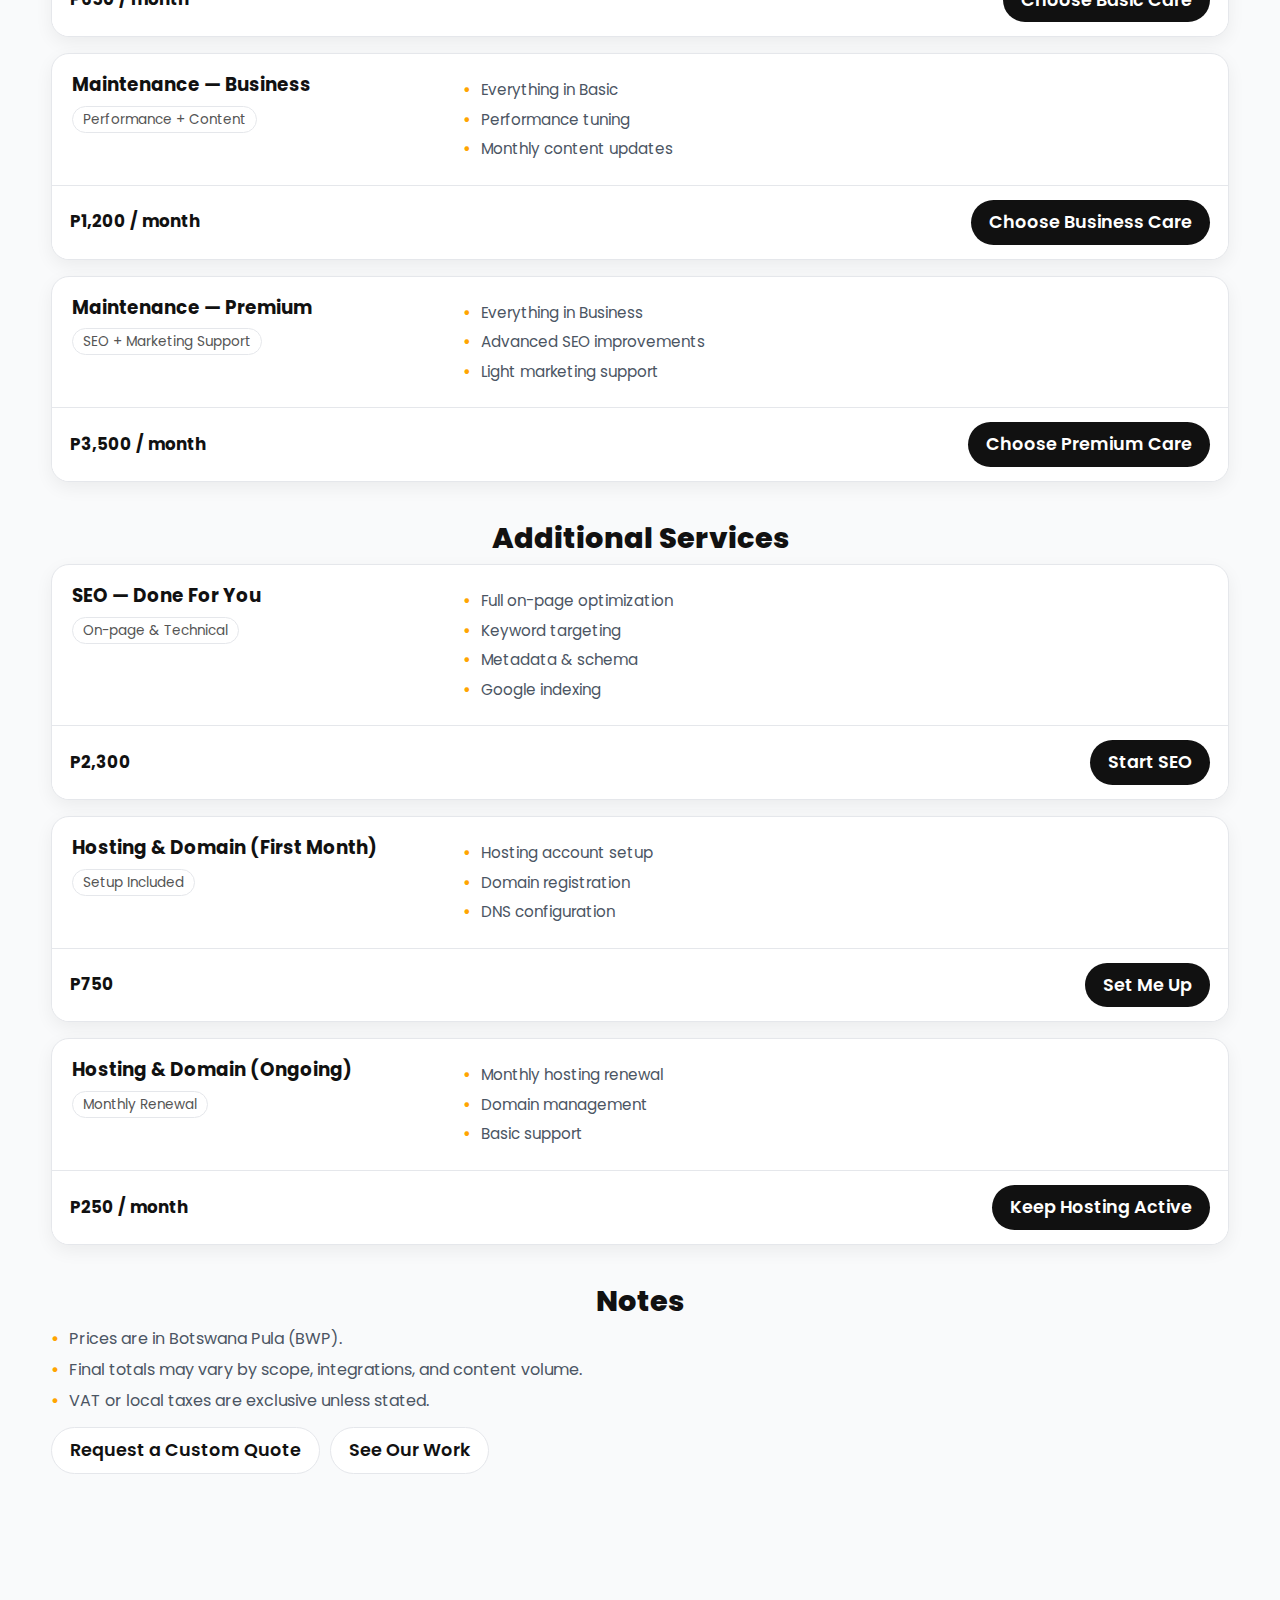
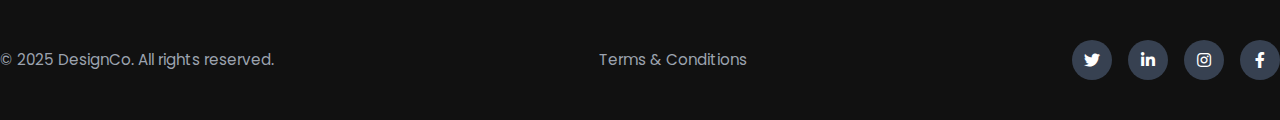
<file: service.html>
<!DOCTYPE html>
<html lang="en">
  <head>
    <meta charset="UTF-8" />
    <meta name="viewport" content="width=device-width, initial-scale=1" />
    <title>DesignCo — Services & Pricing</title>

    <!-- Fonts & Icons -->
    <link href="https://fonts.googleapis.com/css2?family=Poppins:wght@400;500;600;700&display=swap" rel="stylesheet" />
    <link rel="stylesheet" href="https://cdnjs.cloudflare.com/ajax/libs/font-awesome/5.15.4/css/all.min.css" />

    <!-- Site CSS -->
    <link rel="stylesheet" href="style.css" />
  </head>

  <body>
    <!-- ================= NAVBAR (same as home) ================= -->
    <nav class="navbar" role="navigation" aria-label="Primary">
      <div class="logo">designCo</div>

      <!-- Mobile menu -->
      <input type="checkbox" id="menu-toggle" class="menu-toggle" />
      <label for="menu-toggle" class="hamburger" aria-label="Toggle menu">&#9776;</label>

      <ul class="nav-links">
        <li><a href="index.html#home">Home</a></li>
        <li><a href="portfolio.html">Portfolio</a></li>
        <li><a href="service.html">Service & Pricing</a></li>
        <li><a href="contact.html#contact">Contact</a></li>
      </ul>
    </nav>

    <!-- ================= HERO ================= -->
    <header class="sp-hero">
      <div class="container">
        <h1>Services & Pricing</h1>
        <p>Clean builds, detailed features, transparent pricing.</p>
      </div>
    </header>

    <!-- ================= CATALOGUE ================= -->
    <main id="catalogue" class="sp-layout">
      <div class="container">

        <!-- Website Packages -->
        <section class="sp-section">
          <h2 class="sp-section-title">Website Packages</h2>
          <p class="sp-section-subtitle">Pick a starting point — we tailor every build to your brand.</p>

          <!-- E-commerce -->
          <article class="hcard">
            <div class="hcard-main">
              <div class="hcard-title">
                <h3>E-commerce Website</h3>
                <span class="badge">Full online store</span>
              </div>
              <ul class="hcard-points">
                <li>Product catalogue with categories</li>
                <li>Secure checkout flow</li>
                <li>Payment gateway integration</li>
                <li>Order & inventory basics</li>
                <li>Responsive across mobile, tablet, desktop</li>
              </ul>
            </div>
            <div class="hcard-pricebar">
              <span class="amount">P9,500</span>
              <a href="contact.html#contact" class="btn hcard-cta">Start E-commerce</a>
            </div>
          </article>

          <!-- Business -->
          <article class="hcard">
            <div class="hcard-main">
              <div class="hcard-title">
                <h3>Business Website</h3>
                <span class="badge">Corporate / Blog / Portfolio</span>
              </div>
              <ul class="hcard-points">
                <li>Modern corporate site structure</li>
                <li>Blog & basic CMS sections</li>
                <li>Portfolio / case study pages</li>
                <li>Educational / resource pages</li>
                <li>Responsive, fast, accessible</li>
              </ul>
            </div>
            <div class="hcard-pricebar">
              <span class="amount">P8,400</span>
              <a href="contact.html#contact" class="btn hcard-cta">Start Business Site</a>
            </div>
          </article>

          <!-- Basic -->
          <article class="hcard">
            <div class="hcard-main">
              <div class="hcard-title">
                <h3>Basic Website</h3>
                <span class="badge">Simple catalogue / brochure</span>
              </div>
              <ul class="hcard-points">
                <li>Up to 5 pages (Home, About, Services, Contact, Gallery)</li>
                <li>Clean, minimal UI</li>
                <li>Contact form / WhatsApp button</li>
                <li>SEO-ready structure</li>
                <li>Deployed to your host or builder</li>
              </ul>
            </div>
            <div class="hcard-pricebar">
              <span class="amount">P2,800</span>
              <a href="contact.html#contact" class="btn hcard-cta">Start Basic</a>
            </div>
          </article>
        </section>

        <!-- Monthly Maintenance Plans -->
        <section class="sp-section">
          <h2 class="sp-section-title">Monthly Maintenance Plans</h2>
          <p class="sp-section-subtitle">Keep your site secure, fast, and up-to-date.</p>

          <!-- Basic -->
          <article class="hcard">
            <div class="hcard-main">
              <div class="hcard-title">
                <h3>Maintenance — Basic</h3>
                <span class="badge">Core Care</span>
              </div>
              <ul class="hcard-points">
                <li>Core updates (platform / plugins)</li>
                <li>Automated & manual backups</li>
                <li>Security monitoring</li>
              </ul>
            </div>
            <div class="hcard-pricebar">
              <span class="amount">P650 / month</span>
              <a href="contact.html#contact" class="btn hcard-cta">Choose Basic Care</a>
            </div>
          </article>

          <!-- Business -->
          <article class="hcard">
            <div class="hcard-main">
              <div class="hcard-title">
                <h3>Maintenance — Business</h3>
                <span class="badge">Performance + Content</span>
              </div>
              <ul class="hcard-points">
                <li>Everything in Basic</li>
                <li>Performance tuning</li>
                <li>Monthly content updates</li>
              </ul>
            </div>
            <div class="hcard-pricebar">
              <span class="amount">P1,200 / month</span>
              <a href="contact.html#contact" class="btn hcard-cta">Choose Business Care</a>
            </div>
          </article>

          <!-- Premium -->
          <article class="hcard">
            <div class="hcard-main">
              <div class="hcard-title">
                <h3>Maintenance — Premium</h3>
                <span class="badge">SEO + Marketing Support</span>
              </div>
              <ul class="hcard-points">
                <li>Everything in Business</li>
                <li>Advanced SEO improvements</li>
                <li>Light marketing support</li>
              </ul>
            </div>
            <div class="hcard-pricebar">
              <span class="amount">P3,500 / month</span>
              <a href="contact.html#contact" class="btn hcard-cta">Choose Premium Care</a>
            </div>
          </article>
        </section>

        <!-- Additional Services -->
        <section class="sp-section">
          <h2 class="sp-section-title">Additional Services</h2>

          <!-- SEO Done For You -->
          <article class="hcard">
            <div class="hcard-main">
              <div class="hcard-title">
                <h3>SEO — Done For You</h3>
                <span class="badge">On-page & Technical</span>
              </div>
              <ul class="hcard-points">
                <li>Full on-page optimization</li>
                <li>Keyword targeting</li>
                <li>Metadata & schema</li>
                <li>Google indexing</li>
              </ul>
            </div>
            <div class="hcard-pricebar">
              <span class="amount">P2,300</span>
              <a href="contact.html#contact" class="btn hcard-cta">Start SEO</a>
            </div>
          </article>

          <!-- Hosting & Domain (first month) -->
          <article class="hcard">
            <div class="hcard-main">
              <div class="hcard-title">
                <h3>Hosting & Domain (First Month)</h3>
                <span class="badge">Setup Included</span>
              </div>
              <ul class="hcard-points">
                <li>Hosting account setup</li>
                <li>Domain registration</li>
                <li>DNS configuration</li>
              </ul>
            </div>
            <div class="hcard-pricebar">
              <span class="amount">P750</span>
              <a href="contact.html#contact" class="btn hcard-cta">Set Me Up</a>
            </div>
          </article>

          <!-- Hosting & Domain (ongoing) -->
          <article class="hcard">
            <div class="hcard-main">
              <div class="hcard-title">
                <h3>Hosting & Domain (Ongoing)</h3>
                <span class="badge">Monthly Renewal</span>
              </div>
              <ul class="hcard-points">
                <li>Monthly hosting renewal</li>
                <li>Domain management</li>
                <li>Basic support</li>
              </ul>
            </div>
            <div class="hcard-pricebar">
              <span class="amount">P250 / month</span>
              <a href="contact.html#contact" class="btn hcard-cta">Keep Hosting Active</a>
            </div>
          </article>
        </section>

        <!-- Notes -->
        <section class="sp-section notes">
          <h2 class="sp-section-title">Notes</h2>
          <ul class="note-list">
            <li>Prices are in Botswana Pula (BWP).</li>
            <li>Final totals may vary by scope, integrations, and content volume.</li>
            <li>VAT or local taxes are exclusive unless stated.</li>
          </ul>
          <div class="sp-cta">
            <a href="contact.html#contact" class="btn">Request a Custom Quote</a>
            <a href="portfolio.html#portfolio" class="btn">See Our Work</a>
          </div>
        </section>
      </div>
    </main>

    <!-- ================= FOOTER (same as home) ================= -->
    <footer class="footer">
      <div class="footer-container">
        <p class="footer-text">© 2025 DesignCo. All rights reserved.</p>
        <a href="contact.html#terms" class="footer-link">Terms &amp; Conditions</a>
        <div class="footer-socials">
          <a href="#" aria-label="Twitter" class="social-icon"><i class="fab fa-twitter"></i></a>
          <a href="#" aria-label="LinkedIn" class="social-icon"><i class="fab fa-linkedin-in"></i></a>
          <a href="#" aria-label="Instagram" class="social-icon"><i class="fab fa-instagram"></i></a>
          <a href="#" aria-label="Facebook" class="social-icon"><i class="fab fa-facebook-f"></i></a>
        </div>
      </div>
    </footer>
  </body>
</html>
</file>
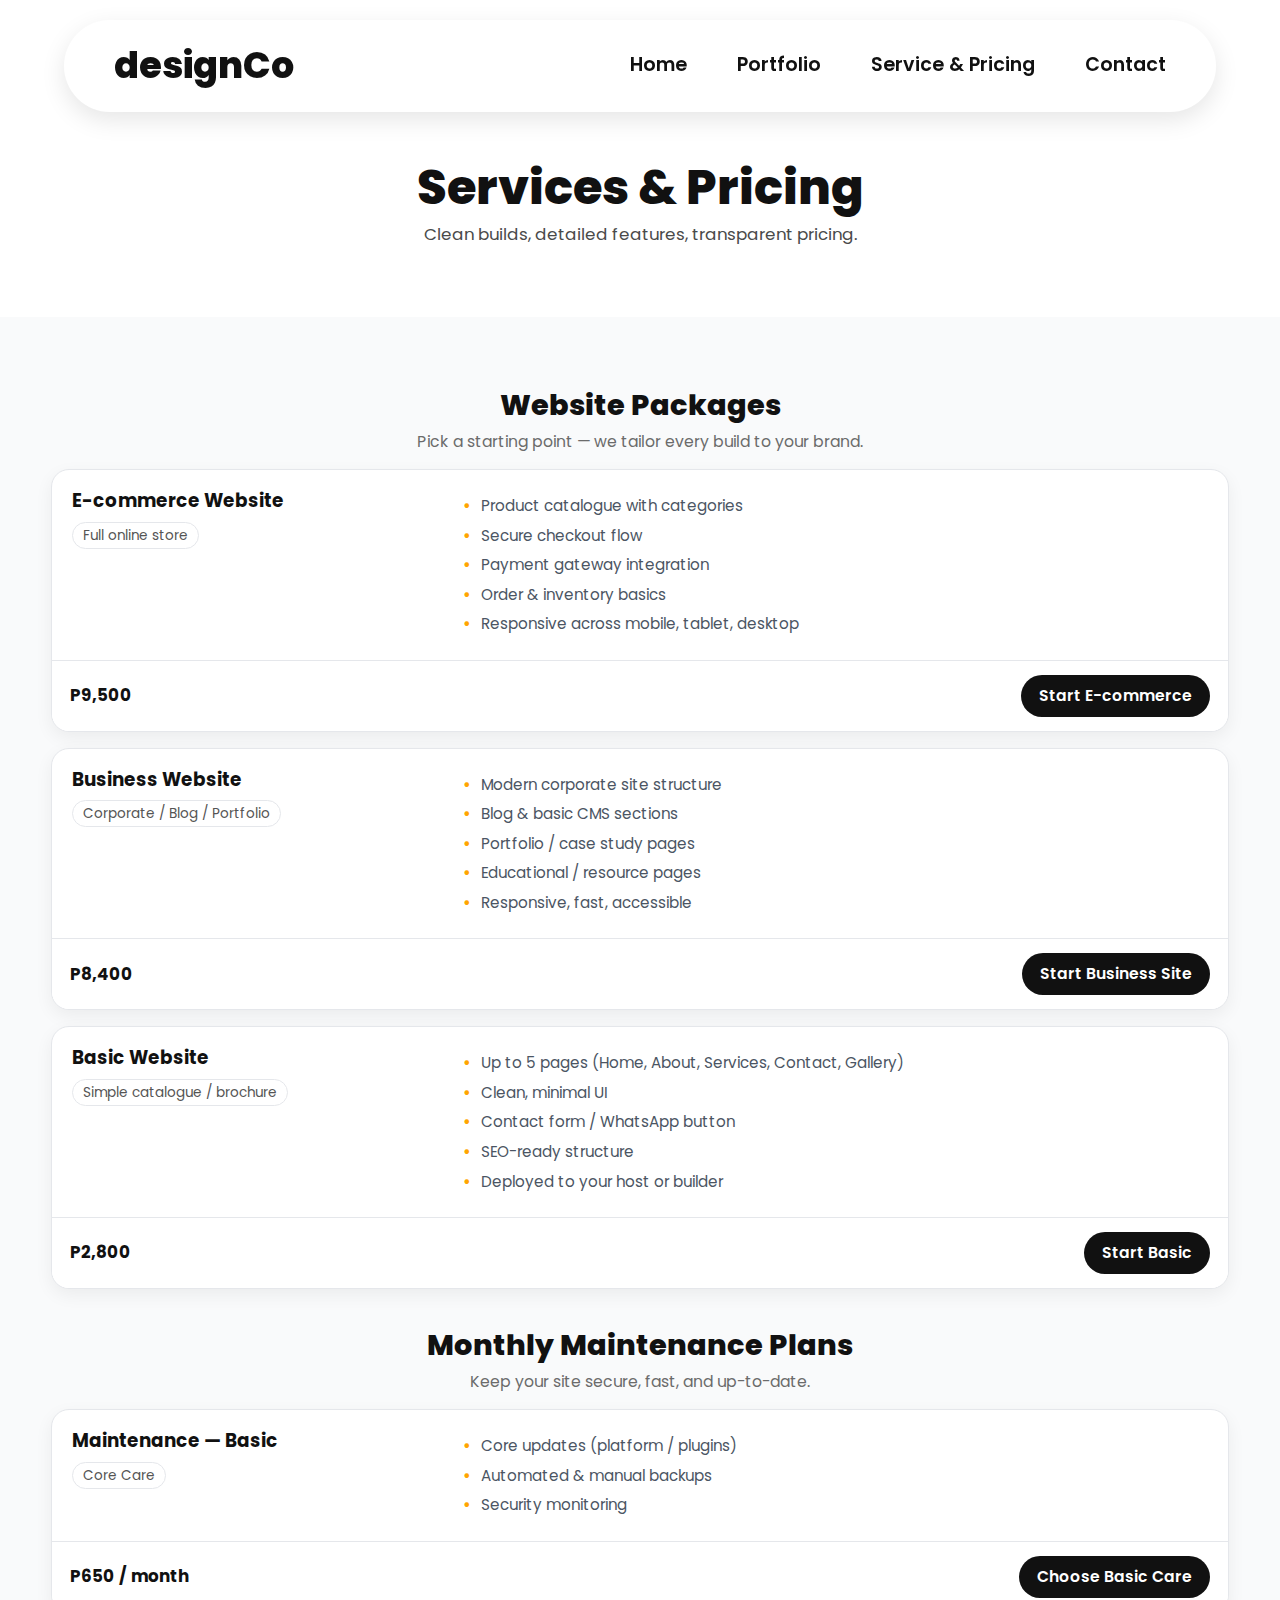
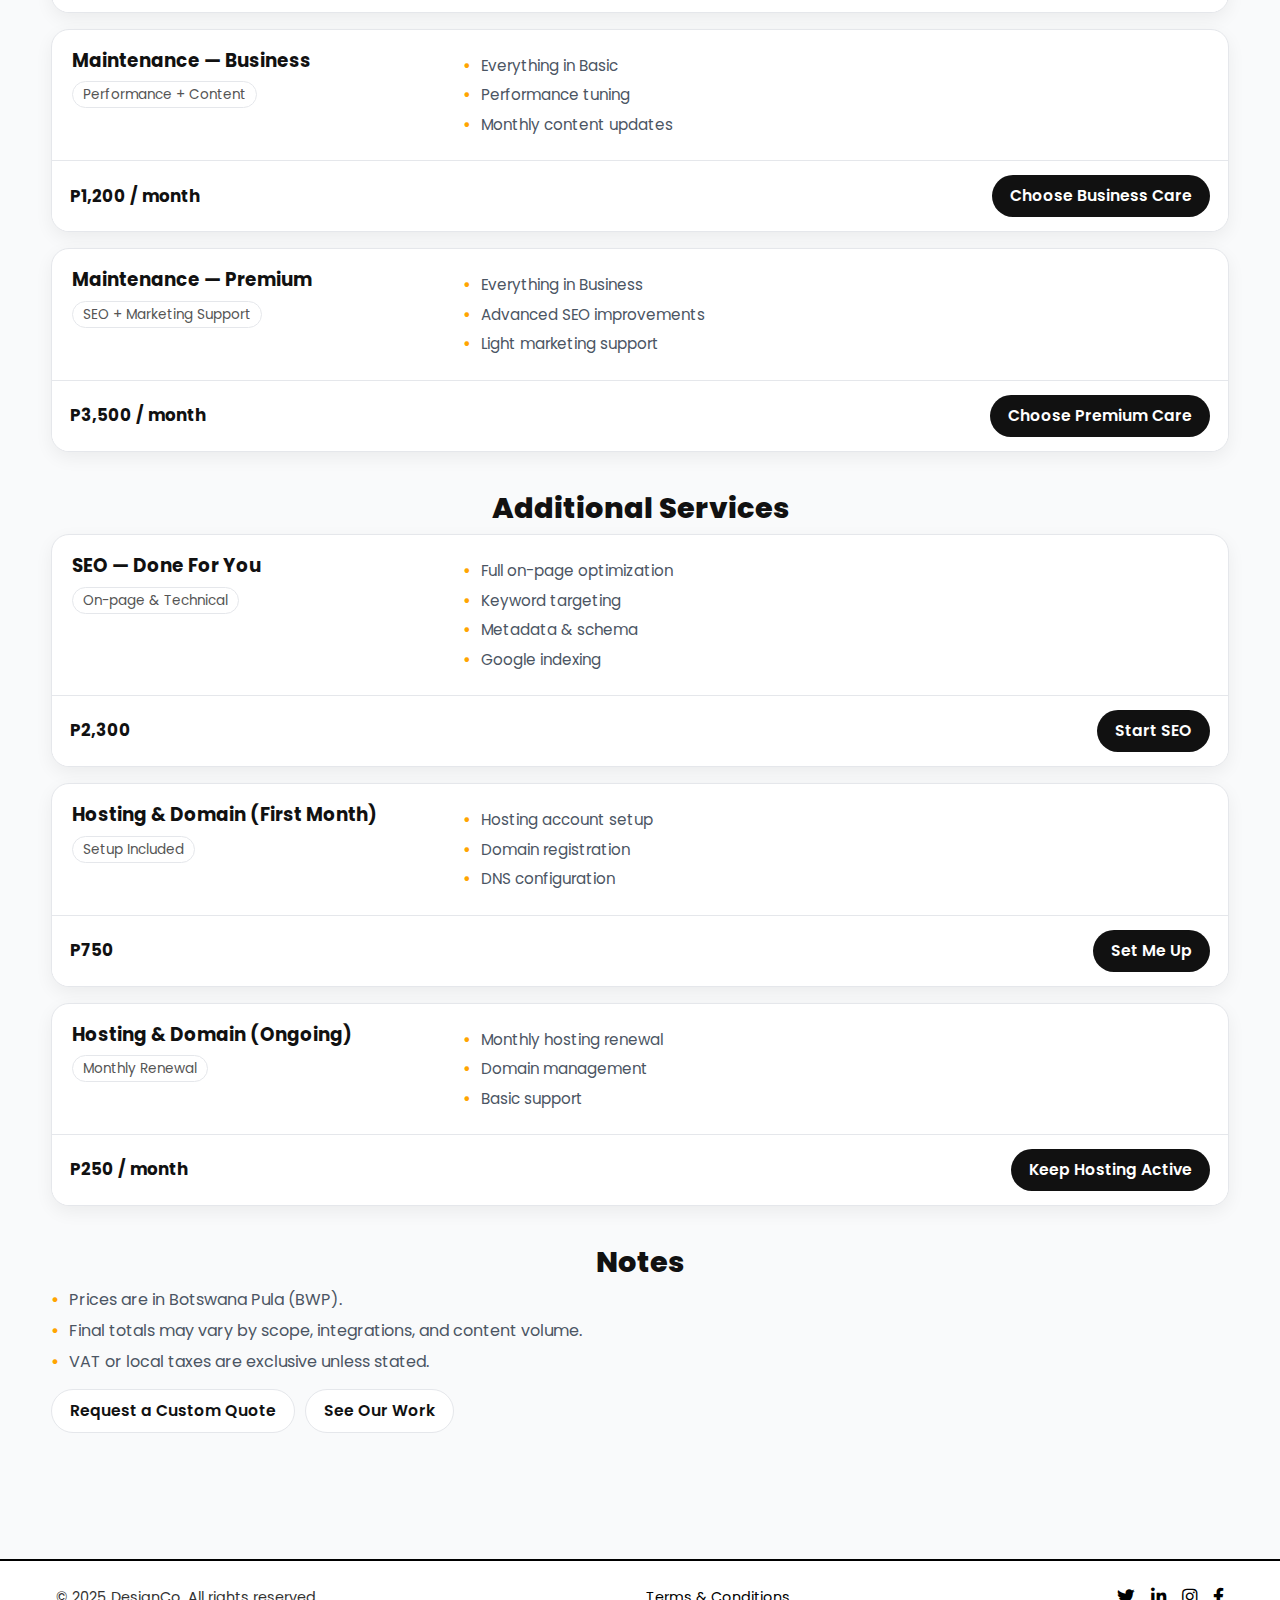
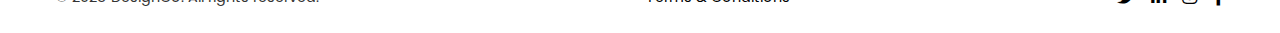
<file: DesignCo media solutions/service.html>
<!DOCTYPE html>
<html lang="en">
  <head>
    <meta charset="UTF-8" />
    <meta name="viewport" content="width=device-width, initial-scale=1" />
    <title>DesignCo — Services & Pricing</title>

    <!-- Fonts & Icons -->
    <link href="https://fonts.googleapis.com/css2?family=Poppins:wght@400;500;600;700&display=swap" rel="stylesheet" />
    <link rel="stylesheet" href="https://cdnjs.cloudflare.com/ajax/libs/font-awesome/5.15.4/css/all.min.css" />

    <!-- Site CSS -->
    <link rel="stylesheet" href="style.css" />
  </head>

  <body>
    <!-- ================= NAVBAR (same as home) ================= -->
    <nav class="navbar" role="navigation" aria-label="Primary">
      <div class="logo">designCo</div>

      <!-- Mobile menu -->
      <input type="checkbox" id="menu-toggle" class="menu-toggle" />
      <label for="menu-toggle" class="hamburger" aria-label="Toggle menu">&#9776;</label>

      <ul class="nav-links">
        <li><a href="index.html#home">Home</a></li>
        <li><a href="portfolio.html">Portfolio</a></li>
        <li><a href="service.html">Service & Pricing</a></li>
        <li><a href="contact.html#contact">Contact</a></li>
      </ul>
    </nav>

    <!-- ================= HERO ================= -->
    <header class="sp-hero">
      <div class="container">
        <h1>Services & Pricing</h1>
        <p>Clean builds, detailed features, transparent pricing.</p>
      </div>
    </header>

    <!-- ================= CATALOGUE ================= -->
    <main id="catalogue" class="sp-layout">
      <div class="container">

        <!-- Website Packages -->
        <section class="sp-section">
          <h2 class="sp-section-title">Website Packages</h2>
          <p class="sp-section-subtitle">Pick a starting point — we tailor every build to your brand.</p>

          <!-- E-commerce -->
          <article class="hcard">
            <div class="hcard-main">
              <div class="hcard-title">
                <h3>E-commerce Website</h3>
                <span class="badge">Full online store</span>
              </div>
              <ul class="hcard-points">
                <li>Product catalogue with categories</li>
                <li>Secure checkout flow</li>
                <li>Payment gateway integration</li>
                <li>Order & inventory basics</li>
                <li>Responsive across mobile, tablet, desktop</li>
              </ul>
            </div>
            <div class="hcard-pricebar">
              <span class="amount">P9,500</span>
              <a href="contact.html#contact" class="btn hcard-cta">Start E-commerce</a>
            </div>
          </article>

          <!-- Business -->
          <article class="hcard">
            <div class="hcard-main">
              <div class="hcard-title">
                <h3>Business Website</h3>
                <span class="badge">Corporate / Blog / Portfolio</span>
              </div>
              <ul class="hcard-points">
                <li>Modern corporate site structure</li>
                <li>Blog & basic CMS sections</li>
                <li>Portfolio / case study pages</li>
                <li>Educational / resource pages</li>
                <li>Responsive, fast, accessible</li>
              </ul>
            </div>
            <div class="hcard-pricebar">
              <span class="amount">P8,400</span>
              <a href="contact.html#contact" class="btn hcard-cta">Start Business Site</a>
            </div>
          </article>

          <!-- Basic -->
          <article class="hcard">
            <div class="hcard-main">
              <div class="hcard-title">
                <h3>Basic Website</h3>
                <span class="badge">Simple catalogue / brochure</span>
              </div>
              <ul class="hcard-points">
                <li>Up to 5 pages (Home, About, Services, Contact, Gallery)</li>
                <li>Clean, minimal UI</li>
                <li>Contact form / WhatsApp button</li>
                <li>SEO-ready structure</li>
                <li>Deployed to your host or builder</li>
              </ul>
            </div>
            <div class="hcard-pricebar">
              <span class="amount">P2,800</span>
              <a href="contact.html#contact" class="btn hcard-cta">Start Basic</a>
            </div>
          </article>
        </section>

        <!-- Monthly Maintenance Plans -->
        <section class="sp-section">
          <h2 class="sp-section-title">Monthly Maintenance Plans</h2>
          <p class="sp-section-subtitle">Keep your site secure, fast, and up-to-date.</p>

          <!-- Basic -->
          <article class="hcard">
            <div class="hcard-main">
              <div class="hcard-title">
                <h3>Maintenance — Basic</h3>
                <span class="badge">Core Care</span>
              </div>
              <ul class="hcard-points">
                <li>Core updates (platform / plugins)</li>
                <li>Automated & manual backups</li>
                <li>Security monitoring</li>
              </ul>
            </div>
            <div class="hcard-pricebar">
              <span class="amount">P650 / month</span>
              <a href="contact.html#contact" class="btn hcard-cta">Choose Basic Care</a>
            </div>
          </article>

          <!-- Business -->
          <article class="hcard">
            <div class="hcard-main">
              <div class="hcard-title">
                <h3>Maintenance — Business</h3>
                <span class="badge">Performance + Content</span>
              </div>
              <ul class="hcard-points">
                <li>Everything in Basic</li>
                <li>Performance tuning</li>
                <li>Monthly content updates</li>
              </ul>
            </div>
            <div class="hcard-pricebar">
              <span class="amount">P1,200 / month</span>
              <a href="contact.html#contact" class="btn hcard-cta">Choose Business Care</a>
            </div>
          </article>

          <!-- Premium -->
          <article class="hcard">
            <div class="hcard-main">
              <div class="hcard-title">
                <h3>Maintenance — Premium</h3>
                <span class="badge">SEO + Marketing Support</span>
              </div>
              <ul class="hcard-points">
                <li>Everything in Business</li>
                <li>Advanced SEO improvements</li>
                <li>Light marketing support</li>
              </ul>
            </div>
            <div class="hcard-pricebar">
              <span class="amount">P3,500 / month</span>
              <a href="contact.html#contact" class="btn hcard-cta">Choose Premium Care</a>
            </div>
          </article>
        </section>

        <!-- Additional Services -->
        <section class="sp-section">
          <h2 class="sp-section-title">Additional Services</h2>

          <!-- SEO Done For You -->
          <article class="hcard">
            <div class="hcard-main">
              <div class="hcard-title">
                <h3>SEO — Done For You</h3>
                <span class="badge">On-page & Technical</span>
              </div>
              <ul class="hcard-points">
                <li>Full on-page optimization</li>
                <li>Keyword targeting</li>
                <li>Metadata & schema</li>
                <li>Google indexing</li>
              </ul>
            </div>
            <div class="hcard-pricebar">
              <span class="amount">P2,300</span>
              <a href="contact.html#contact" class="btn hcard-cta">Start SEO</a>
            </div>
          </article>

          <!-- Hosting & Domain (first month) -->
          <article class="hcard">
            <div class="hcard-main">
              <div class="hcard-title">
                <h3>Hosting & Domain (First Month)</h3>
                <span class="badge">Setup Included</span>
              </div>
              <ul class="hcard-points">
                <li>Hosting account setup</li>
                <li>Domain registration</li>
                <li>DNS configuration</li>
              </ul>
            </div>
            <div class="hcard-pricebar">
              <span class="amount">P750</span>
              <a href="contact.html#contact" class="btn hcard-cta">Set Me Up</a>
            </div>
          </article>

          <!-- Hosting & Domain (ongoing) -->
          <article class="hcard">
            <div class="hcard-main">
              <div class="hcard-title">
                <h3>Hosting & Domain (Ongoing)</h3>
                <span class="badge">Monthly Renewal</span>
              </div>
              <ul class="hcard-points">
                <li>Monthly hosting renewal</li>
                <li>Domain management</li>
                <li>Basic support</li>
              </ul>
            </div>
            <div class="hcard-pricebar">
              <span class="amount">P250 / month</span>
              <a href="contact.html#contact" class="btn hcard-cta">Keep Hosting Active</a>
            </div>
          </article>
        </section>

        <!-- Notes -->
        <section class="sp-section notes">
          <h2 class="sp-section-title">Notes</h2>
          <ul class="note-list">
            <li>Prices are in Botswana Pula (BWP).</li>
            <li>Final totals may vary by scope, integrations, and content volume.</li>
            <li>VAT or local taxes are exclusive unless stated.</li>
          </ul>
          <div class="sp-cta">
            <a href="contact.html#contact" class="btn">Request a Custom Quote</a>
            <a href="portfolio.html#portfolio" class="btn">See Our Work</a>
          </div>
        </section>
      </div>
    </main>

    <!-- ================= FOOTER (same as home) ================= -->
    <footer class="footer">
      <div class="footer-container">
        <p class="footer-text">© 2025 DesignCo. All rights reserved.</p>
        <a href="contact.html#terms" class="footer-link">Terms &amp; Conditions</a>
        <div class="footer-socials">
          <a href="#" aria-label="Twitter" class="social-icon"><i class="fab fa-twitter"></i></a>
          <a href="#" aria-label="LinkedIn" class="social-icon"><i class="fab fa-linkedin-in"></i></a>
          <a href="#" aria-label="Instagram" class="social-icon"><i class="fab fa-instagram"></i></a>
          <a href="#" aria-label="Facebook" class="social-icon"><i class="fab fa-facebook-f"></i></a>
        </div>
      </div>
    </footer>
  </body>
</html>
</file>
<file: style.css>
/* =================== RESET & BASE =================== */
* {
  margin: 0;
  padding: 0;
  box-sizing: border-box;
}

html, body {
  height: 100%;
}

body {
  font-family: 'Poppins', sans-serif; /* linked via Google Fonts in HTML */
  background: #ffffff;
  color: #111;
  line-height: 1.4;
}

.container {
  width: min(1200px, 92%);
  margin: 0 auto;
}

/* =================== NAVBAR (Floating Pill) =================== */
.navbar {
  position: fixed;
  top: 20px;
  left: 50%;
  transform: translateX(-50%);
  width: 90%;
  padding: 20px 50px;
  background: #ffffff;
  display: flex;
  align-items: center;
  justify-content: space-between;
  border-radius: 80px;
  box-shadow: 0 8px 25px rgba(0, 0, 0, 0.10);
  z-index: 1000;
}

.logo {
  font-size: 2.3rem;
  font-weight: 740;
  color: #111;
  transition: color 0.25s ease, text-shadow 0.25s ease;
}

.logo:hover {
  color: orange;
  text-shadow: 0 0 10px rgba(255, 165, 0, 0.55);
}

.nav-links {
  list-style: none;
  display: flex;
  gap: 50px;
}

.nav-links a {
  text-decoration: none;
  font-size: 1.2rem;
  font-weight: 530;
  color: #111;
  transition: color 0.25s ease, text-shadow 0.25s ease;
}

.nav-links a:hover {
  color: orange;
  text-shadow: 0 0 8px rgba(255, 165, 0, 0.55);
}

/* Mobile */
.menu-toggle { display: none; }
.hamburger { display: none; font-size: 2rem; cursor: pointer; }

/* Responsive navbar */
@media (max-width: 900px) {
  .hamburger { display: block; color: #111; margin-left: 14px; }

  .nav-links {
    position: absolute;
    top: calc(100% + 12px);
    right: 20px;
    width: min(260px, 86vw);
    background: #ffffff;
    border-radius: 16px;
    box-shadow: 0 18px 30px rgba(0, 0, 0, 0.10);
    padding: 16px 18px;
    flex-direction: column;
    gap: 14px;
    transform-origin: top right;
    transform: scale(0.95);
    opacity: 0;
    pointer-events: none;
    transition: transform 0.2s ease, opacity 0.2s ease;
  }

  .menu-toggle:checked ~ .nav-links {
    transform: scale(1);
    opacity: 1;
    pointer-events: all;
  }

  .navbar {
    width: 95%;
    padding: 16px 30px;
  }

  .logo { font-size: 2rem; }
  .nav-links a { font-size: 1.1rem; }
}

@media (max-width: 600px) {
  .navbar {
    width: 98%;
    padding: 14px 20px;
  }

  .logo { font-size: 1.8rem; }
}

/* =================== HERO =================== */
.hero {
  min-height: 100vh;
  display: flex;
  align-items: center;
  padding: 120px 0 80px;
  background: linear-gradient(135deg, #f8fafc 0%, #e2e8f0 100%);
  position: relative;
  overflow: hidden;
}

.hero-grid {
  display: grid;
  grid-template-columns: 1fr 1fr;
  gap: 60px;
  align-items: center;
}

.hero-text h1 {
  font-size: 3.5rem;
  font-weight: 800;
  color: #111;
  margin-bottom: 24px;
  line-height: 1.1;
}

.hero-text p {
  font-size: 1.25rem;
  color: #4a5568;
  margin-bottom: 32px;
  line-height: 1.6;
}

.hero-ctas {
  display: flex;
  gap: 16px;
  margin-bottom: 32px;
}

.btn {
  display: inline-block;
  padding: 16px 32px;
  border-radius: 999px;
  text-decoration: none;
  font-weight: 600;
  font-size: 1.1rem;
  transition: all 0.3s ease;
  border: none;
  cursor: pointer;
}

.btn-primary {
  background: #111;
  color: #fff;
  box-shadow: 0 8px 25px rgba(0, 0, 0, 0.15);
}

.btn-primary:hover {
  transform: translateY(-3px);
  box-shadow: 0 12px 35px rgba(0, 0, 0, 0.25);
}

.btn-ghost {
  background: transparent;
  color: #111;
  border: 2px solid #111;
}

.btn-ghost:hover {
  background: #111;
  color: #fff;
  transform: translateY(-3px);
}

.trust-row {
  display: flex;
  align-items: center;
  gap: 12px;
  color: #6b7280;
  font-size: 0.95rem;
}

.dot {
  width: 8px;
  height: 8px;
  background: orange;
  border-radius: 50%;
  animation: pulse 2s infinite;
}

@keyframes pulse {
  0%, 100% { opacity: 1; }
  50% { opacity: 0.5; }
}

/* =================== HERO VISUAL (iPhone) =================== */
.hero-visual {
  position: relative;
  display: flex;
  justify-content: center;
  align-items: center;
}

.phone-wrap {
  perspective: 1000px;
  transform-style: preserve-3d;
}

.phone-15pm {
  width: 280px;
  height: 560px;
  position: relative;
  transform: rotateZ(18deg) rotateY(16deg) rotateX(8deg);
  transform-style: preserve-3d;
  animation: phone-float 6s ease-in-out infinite;
}

@keyframes phone-float {
  0%   { transform: rotateZ(18deg) rotateY(16deg) rotateX(8deg) translateY(0); }
  50%  { transform: rotateZ(18deg) rotateY(16deg) rotateX(8deg) translateY(-14px); }
  100% { transform: rotateZ(18deg) rotateY(16deg) rotateX(8deg) translateY(0); }
}

.phone-frame {
  width: 100%;
  height: 100%;
  background: #1d1d1f;
  border-radius: 40px;
  position: relative;
  box-shadow: 
    0 0 0 2px #2d2d2f,
    0 20px 40px rgba(0,0,0,0.3),
    inset 0 0 0 1px #000;
}

.phone-bezel {
  position: absolute;
  top: 8px;
  left: 8px;
  right: 8px;
  bottom: 8px;
  background: #000;
  border-radius: 32px;
  overflow: hidden;
}

.dynamic-island {
  position: absolute;
  top: 12px;
  left: 50%;
  transform: translateX(-50%);
  width: 120px;
  height: 32px;
  background: #000;
  border-radius: 16px;
  display: flex;
  align-items: center;
  justify-content: center;
}

.camera-dot {
  width: 8px;
  height: 8px;
  background: #333;
  border-radius: 50%;
}

.phone-screen {
  position: absolute;
  top: 60px;
  left: 20px;
  right: 20px;
  bottom: 20px;
  background: linear-gradient(135deg, #667eea 0%, #764ba2 100%);
  border-radius: 20px;
  display: flex;
  align-items: center;
  justify-content: center;
  color: white;
  font-size: 1.2rem;
  font-weight: 600;
  text-align: center;
  line-height: 1.3;
}

/* Side buttons (now on RIGHT edge) */
.btn-slab {
  position: absolute;
  right: -4px;
  width: 8px;
  background: #2d2d2f;
  border-radius: 4px;
}

.btn-top {
  top: 120px;
  height: 40px;
}

.btn-mid {
  top: 180px;
  height: 60px;
}

/* Floating elements */
.float {
  position: absolute;
  border-radius: 50%;
  background: rgba(255, 165, 0, 0.1);
  animation: float 8s ease-in-out infinite;
}

.float-a {
  width: 80px;
  height: 80px;
  top: 20%;
  left: 10%;
  animation-delay: 0s;
}

.float-b {
  width: 120px;
  height: 120px;
  top: 60%;
  right: 15%;
  animation-delay: 2s;
}

.float-c {
  width: 60px;
  height: 60px;
  bottom: 20%;
  left: 20%;
  animation-delay: 4s;
}

@keyframes float {
  0%, 100% { transform: translate(0,0); }
  50% { transform: translate(8px,-10px); }
}

/* =================== SCROLL INDICATOR =================== */
.scroll-indicator {
  position: absolute;
  bottom: 40px;
  left: 50%;
  transform: translateX(-50%);
  display: flex;
  flex-direction: column;
  align-items: center;
  gap: 8px;
  color: #6b7280;
  font-size: 0.9rem;
  text-transform: uppercase;
  letter-spacing: 1px;
}

.wheel {
  width: 24px;
  height: 40px;
  border: 2px solid #6b7280;
  border-radius: 12px;
  position: relative;
}

.wheel::before {
  content: '';
  position: absolute;
  top: 8px;
  left: 50%;
  transform: translateX(-50%);
  width: 4px;
  height: 8px;
  background: #6b7280;
  border-radius: 2px;
  animation: scroll-wheel 2s infinite;
}

@keyframes scroll-wheel {
  0% { transform: translate(-50%, 0); opacity: 1; }
  80% { transform: translate(-50%, 10px); opacity: 0; }
  100% { transform: translate(-50%, 0); opacity: 0; }
}

/* =================== ABOUT SECTION =================== */
.about {
  padding: 80px 0;
  background: #fff;
}

.about-header {
  text-align: center;
  max-width: 800px;
  margin: 0 auto 60px;
}

.about-header h2 {
  font-size: 2.5rem;
  font-weight: 700;
  color: #111;
  margin-bottom: 24px;
}

.about-header p {
  font-size: 1.1rem;
  color: #4a5568;
  margin-bottom: 16px;
  line-height: 1.6;
}

.sub-note {
  font-size: 1rem;
  color: #6b7280;
  font-style: italic;
}

.values-grid {
  display: grid;
  grid-template-columns: repeat(auto-fit, minmax(250px, 1fr));
  gap: 30px;
  max-width: 1000px;
  margin: 0 auto;
}

.value-card {
  text-align: center;
  padding: 40px 20px;
  background: #f8fafc;
  border-radius: 20px;
  transition: transform 0.3s ease, box-shadow 0.3s ease;
}

.value-card:hover {
  transform: translateY(-5px);
  box-shadow: 0 20px 40px rgba(0, 0, 0, 0.1);
}

.value-icon {
  font-size: 3rem;
  margin-bottom: 20px;
  display: block;
}

.value-card h3 {
  font-size: 1.3rem;
  font-weight: 600;
  color: #111;
  margin-bottom: 16px;
}

.value-card p {
  color: #6b7280;
  line-height: 1.5;
}

/* =================== SERVICES SECTION =================== */
.services {
  padding: 80px 0;
  background: #f8fafc;
}

.section-title {
  font-size: 2.5rem;
  font-weight: 700;
  color: #111;
  text-align: center;
  margin-bottom: 16px;
}

.section-subtitle {
  font-size: 1.1rem;
  color: #6b7280;
  text-align: center;
  margin-bottom: 50px;
}

.service-cards {
  display: grid;
  grid-template-columns: repeat(auto-fit, minmax(300px, 1fr));
  gap: 30px;
  margin-bottom: 50px;
}

.service-card {
  background: #fff;
  padding: 40px 30px;
  border-radius: 20px;
  box-shadow: 0 10px 30px rgba(0, 0, 0, 0.08);
  transition: transform 0.3s ease, box-shadow 0.3s ease;
}

.service-card:hover {
  transform: translateY(-6px);
  box-shadow: 0 20px 40px rgba(0, 0, 0, 0.12);
}

.service-card h3 {
  font-size: 1.4rem;
  font-weight: 600;
  color: #111;
  margin-bottom: 20px;
}

.service-card ul {
  list-style: none;
  padding: 0;
}

.service-card li {
  padding: 8px 0;
  color: #4a5568;
  position: relative;
  padding-left: 20px;
}

.service-card li::before {
  content: "✓";
  position: absolute;
  left: 0;
  color: orange;
  font-weight: bold;
}

/* Button under Services Section */
.services .btn {
  display: block;
  width: fit-content;
  margin: 0 auto;
  background: #111;
  color: #fff;
  padding: 16px 32px;
  border-radius: 999px;
  text-decoration: none;
  font-weight: 600;
  font-size: 1.1rem;
  transition: transform 0.3s ease, box-shadow 0.3s ease;
}

.services .btn:hover {
  transform: translateY(-3px);
  box-shadow: 0 12px 35px rgba(0, 0, 0, 0.2);
}

/* =================== PORTFOLIO SECTION =================== */
.portfolio {
  padding: 80px 0;
  background: #fff;
}

.portfolio-showcase {
  display: grid;
  grid-template-columns: repeat(auto-fit, minmax(350px, 1fr));
  gap: 40px;
  margin-bottom: 50px;
}

.portfolio-item {
  background: #fff;
  border-radius: 20px;
  overflow: hidden;
  box-shadow: 0 15px 35px rgba(0, 0, 0, 0.1);
  transition: transform 0.3s ease, box-shadow 0.3s ease;
}

.portfolio-item:hover {
  transform: translateY(-6px);
  box-shadow: 0 25px 50px rgba(0, 0, 0, 0.15);
}

.portfolio-item img {
  width: 100%;
  height: 250px;
  object-fit: cover;
}

.portfolio-item figcaption {
  padding: 30px;
}

.portfolio-item h3 {
  font-size: 1.4rem;
  font-weight: 600;
  color: #111;
  margin-bottom: 12px;
}

.portfolio-item p {
  color: #6b7280;
  line-height: 1.5;
}

.btn-portfolio {
  display: block;
  width: fit-content;
  margin: 0 auto;
  background: #111;
  color: #fff;
  padding: 16px 32px;
  border-radius: 999px;
  text-decoration: none;
  font-weight: 600;
  font-size: 1.1rem;
  transition: transform 0.3s ease, box-shadow 0.3s ease;
}

.btn-portfolio:hover {
  transform: translateY(-3px);
  box-shadow: 0 12px 35px rgba(0, 0, 0, 0.2);
}

/* =================== CONTACT FORM STYLES =================== */
.contact-form {
  background: #fff;
  padding: 40px;
  border-radius: 20px;
  box-shadow: 0 10px 30px rgba(0, 0, 0, 0.08);
  border: 1px solid #e5e7eb;
}

.form-grid {
  display: grid;
  grid-template-columns: 1fr 1fr;
  gap: 24px;
  margin-bottom: 32px;
}

.form-group {
  display: flex;
  flex-direction: column;
}

.form-group-full {
  grid-column: 1 / -1;
}

.form-group label {
  font-weight: 600;
  color: #111;
  margin-bottom: 8px;
  font-size: 0.95rem;
}

.form-group input,
.form-group select,
.form-group textarea {
  padding: 12px 16px;
  border: 1px solid #d1d5db;
  border-radius: 12px;
  font-size: 1rem;
  font-family: inherit;
  transition: border-color 0.2s ease, box-shadow 0.2s ease;
  background: #fff;
}

.form-group input:focus,
.form-group select:focus,
.form-group textarea:focus {
  outline: none;
  border-color: orange;
  box-shadow: 0 0 0 3px rgba(255, 165, 0, 0.1);
}

.form-group textarea {
  resize: vertical;
  min-height: 120px;
}

.form-actions {
  text-align: center;
}

.form-actions .btn {
  background: #111;
  color: #fff;
  padding: 16px 32px;
  border-radius: 999px;
  font-size: 1.1rem;
  font-weight: 600;
  transition: transform 0.25s ease, box-shadow 0.25s ease, background 0.25s ease;
}

.form-actions .btn:hover {
  transform: translateY(-3px);
  box-shadow: 0 12px 35px rgba(0, 0, 0, 0.2);
}

/* =================== CONTACT INFO CARDS =================== */
.contact-info-grid {
  display: grid;
  grid-template-columns: repeat(auto-fit, minmax(250px, 1fr));
  gap: 24px;
  margin-bottom: 40px;
}

.contact-info-card {
  background: #fff;
  padding: 30px 24px;
  border-radius: 16px;
  text-align: center;
  border: 1px solid #e5e7eb;
  box-shadow: 0 6px 18px rgba(0, 0, 0, 0.06);
  transition: transform 0.3s ease, box-shadow 0.3s ease;
}

.contact-info-card:hover {
  transform: translateY(-3px);
  box-shadow: 0 12px 30px rgba(0, 0, 0, 0.12);
}

.contact-icon {
  width: 60px;
  height: 60px;
  background: #f8fafc;
  border-radius: 50%;
  display: flex;
  align-items: center;
  justify-content: center;
  margin: 0 auto 20px;
  font-size: 1.5rem;
  color: orange;
}

.contact-info-card h3 {
  font-size: 1.2rem;
  font-weight: 600;
  color: #111;
  margin-bottom: 12px;
}

.contact-info-card p {
  color: #4b5563;
  margin-bottom: 8px;
}

.contact-note {
  font-size: 0.9rem;
  color: #6b7280;
  font-style: italic;
}

/* =================== FAQ SECTION =================== */
.faq-grid {
  display: grid;
  gap: 24px;
  margin-bottom: 40px;
}

.faq-item {
  background: #fff;
  padding: 30px;
  border-radius: 16px;
  border: 1px solid #e5e7eb;
  box-shadow: 0 6px 18px rgba(0, 0, 0, 0.06);
}

.faq-item h3 {
  font-size: 1.2rem;
  font-weight: 600;
  color: #111;
  margin-bottom: 16px;
}

.faq-item p {
  color: #4b5563;
  line-height: 1.6;
}

/* =================== SP HERO (Services & Contact pages) =================== */
.sp-hero {
  background: linear-gradient(135deg, #f8fafc 0%, #e2e8f0 100%);
  padding: 140px 0 80px;
  text-align: center;
}

.sp-hero h1 {
  font-size: 3rem;
  font-weight: 700;
  color: #111;
  margin-bottom: 16px;
}

.sp-hero p {
  font-size: 1.2rem;
  color: #4a5568;
  max-width: 600px;
  margin: 0 auto;
}

/* =================== SP LAYOUT (Services & Contact pages) =================== */
.sp-layout { background: #f9fafb; padding: 40px 0 90px; }
.sp-section { margin: 28px 0 36px; }
.sp-section-title {
  font-size: 1.8rem;
  font-weight: 750;
  color: #111;
  margin-bottom: 6px;
  text-align: center;
}
.sp-section-subtitle {
  color: #6b6b6b;
  font-size: 0.98rem;
  margin-bottom: 16px;
  text-align: center;
}

/* Horizontal card */
.hcard {
  background: #ffffff;
  border: 1px solid #e5e7eb;
  border-radius: 18px;
  box-shadow: 0 6px 18px rgba(0,0,0,0.06);
  overflow: hidden;
  margin-bottom: 16px;
  display: flex;
  flex-direction: column;  /* price bar sits at bottom */
}

.hcard-main {
  display: grid;
  grid-template-columns: 1fr 2fr; /* title left, points right */
  gap: 18px;
  padding: 18px 20px;
}

.hcard-title h3 {
  font-size: 1.15rem;
  font-weight: 700;
  color: #111;
  margin-bottom: 8px;
}
.badge {
  display: inline-block;
  border: 1px solid #e5e7eb;
  border-radius: 999px;
  padding: 3px 10px;
  font-size: 0.85rem;
  color: #555;
  background: #fff;
}

.hcard-points {
  list-style: none;
  padding-left: 0;
  color: #4b5563;
  line-height: 1.55;
  font-size: 0.95rem;
}
.hcard-points li {
  position: relative;
  padding-left: 18px;
  margin: 6px 0;
}
.hcard-points li::before {
  content: "•";
  position: absolute;
  left: 0;
  color: orange;
  font-weight: 700;
}

/* Price bar */
.hcard-pricebar {
  display: flex;
  justify-content: space-between;
  align-items: center;
  gap: 14px;
  border-top: 1px solid #e5e7eb;
  background: #fff;
  padding: 14px 18px;
}
.amount {
  font-weight: 700;
  color: #111;
  font-size: 1.05rem;
}
.hcard-cta.btn {
  background: #111;
  color: #fff;
  padding: 10px 18px;
  border-radius: 999px;
  text-decoration: none;
  font-weight: 600;
  transition: transform 0.2s ease, box-shadow 0.25s ease;
}
.hcard-cta.btn:hover {
  transform: translateY(-1px);
  box-shadow: 0 8px 24px rgba(0,0,0,0.16);
}

/* Notes */
.notes .note-list {
  list-style: none;
  padding-left: 0;
  color: #4b5563;
  line-height: 1.55;
}
.notes .note-list li {
  position: relative;
  padding-left: 18px;
  margin: 6px 0;
}
.notes .note-list li::before {
  content: "•";
  position: absolute;
  left: 0;
  color: orange;
  font-weight: 700;
}
.sp-cta {
  margin-top: 14px;
  display: flex;
  gap: 10px;
  flex-wrap: wrap;
}
.sp-cta .btn {
  display: inline-block;
  padding: 10px 18px;
  border-radius: 999px;
  background: #fff;
  color: #111;
  text-decoration: none;
  border: 1px solid #e5e7eb;
  font-weight: 600;
  transition: transform .2s ease, box-shadow .25s ease, color .25s ease;
}
.sp-cta .btn:hover {
  transform: translateY(-1px);
  color: orange;
  box-shadow: 0 0 0 6px rgba(255,165,0,0.10);
}

/* =================== FOOTER =================== */
.footer {
  background: #111;
  color: #fff;
  padding: 40px 0;
}

.footer-container {
  display: flex;
  justify-content: space-between;
  align-items: center;
  flex-wrap: wrap;
  gap: 20px;
}

.footer-text {
  color: #9ca3af;
  font-size: 0.95rem;
}

.footer-link {
  color: #9ca3af;
  text-decoration: none;
  font-size: 0.95rem;
  transition: color 0.3s ease;
}

.footer-link:hover {
  color: orange;
}

.footer-socials {
  display: flex;
  gap: 16px;
}

.social-icon {
  width: 40px;
  height: 40px;
  background: #374151;
  border-radius: 50%;
  display: flex;
  align-items: center;
  justify-content: center;
  color: #fff;
  text-decoration: none;
  transition: transform 0.3s ease, color 0.3s ease;
}

.social-icon:hover {
  transform: translateY(-3px);
  color: orange;
}

/* =================== CONTACT FORM STYLES =================== */
.contact-form {
  background: #fff;
  padding: 40px;
  border-radius: 20px;
  box-shadow: 0 10px 30px rgba(0, 0, 0, 0.08);
  border: 1px solid #e5e7eb;
}

.form-grid {
  display: grid;
  grid-template-columns: 1fr 1fr;
  gap: 24px;
  margin-bottom: 32px;
}

.form-group {
  display: flex;
  flex-direction: column;
}

.form-group-full {
  grid-column: 1 / -1;
}

.form-group label {
  font-weight: 600;
  color: #111;
  margin-bottom: 8px;
  font-size: 0.95rem;
}

.form-group input,
.form-group select,
.form-group textarea {
  padding: 12px 16px;
  border: 1px solid #d1d5db;
  border-radius: 12px;
  font-size: 1rem;
  font-family: inherit;
  transition: border-color 0.2s ease, box-shadow 0.2s ease;
  background: #fff;
}

.form-group input:focus,
.form-group select:focus,
.form-group textarea:focus {
  outline: none;
  border-color: orange;
  box-shadow: 0 0 0 3px rgba(255, 165, 0, 0.1);
}

.form-group textarea {
  resize: vertical;
  min-height: 120px;
}

.form-actions {
  text-align: center;
}

.form-actions .btn {
  background: #111;
  color: #fff;
  padding: 16px 32px;
  border-radius: 999px;
  font-size: 1.1rem;
  font-weight: 600;
  transition: transform 0.25s ease, box-shadow 0.25s ease, background 0.25s ease;
}

.form-actions .btn:hover {
  transform: translateY(-3px);
  box-shadow: 0 12px 35px rgba(0, 0, 0, 0.2);
}

/* =================== CONTACT INFO CARDS =================== */
.contact-info-grid {
  display: grid;
  grid-template-columns: repeat(auto-fit, minmax(250px, 1fr));
  gap: 24px;
  margin-bottom: 40px;
}

.contact-info-card {
  background: #fff;
  padding: 30px 24px;
  border-radius: 16px;
  text-align: center;
  border: 1px solid #e5e7eb;
  box-shadow: 0 6px 18px rgba(0, 0, 0, 0.06);
  transition: transform 0.3s ease, box-shadow 0.3s ease;
}

.contact-info-card:hover {
  transform: translateY(-3px);
  box-shadow: 0 12px 30px rgba(0, 0, 0, 0.12);
}

.contact-icon {
  width: 60px;
  height: 60px;
  background: #f8fafc;
  border-radius: 50%;
  display: flex;
  align-items: center;
  justify-content: center;
  margin: 0 auto 20px;
  font-size: 1.5rem;
  color: orange;
}

.contact-info-card h3 {
  font-size: 1.2rem;
  font-weight: 600;
  color: #111;
  margin-bottom: 12px;
}

.contact-info-card p {
  color: #4b5563;
  margin-bottom: 8px;
}

.contact-note {
  font-size: 0.9rem;
  color: #6b7280;
  font-style: italic;
}

/* =================== FAQ SECTION =================== */
.faq-grid {
  display: grid;
  gap: 24px;
  margin-bottom: 40px;
}

.faq-item {
  background: #fff;
  padding: 30px;
  border-radius: 16px;
  border: 1px solid #e5e7eb;
  box-shadow: 0 6px 18px rgba(0, 0, 0, 0.06);
}

.faq-item h3 {
  font-size: 1.2rem;
  font-weight: 600;
  color: #111;
  margin-bottom: 16px;
}

.faq-item p {
  color: #4b5563;
  line-height: 1.6;
}

/* =================== PORTFOLIO PAGE STYLES =================== */
.portfolio-section {
  margin-bottom: 80px;
}

.portfolio-section-title {
  font-size: 2.2rem;
  font-weight: 700;
  color: #111;
  text-align: center;
  margin-bottom: 16px;
}

.portfolio-section-subtitle {
  font-size: 1.1rem;
  color: #6b7280;
  text-align: center;
  margin-bottom: 50px;
  max-width: 600px;
  margin-left: auto;
  margin-right: auto;
}

.portfolio-grid {
  display: grid;
  grid-template-columns: repeat(3, 1fr);
  gap: 30px;
  margin-bottom: 60px;
}

.portfolio-card {
  background: #fff;
  border-radius: 20px;
  overflow: hidden;
  box-shadow: 0 10px 30px rgba(0, 0, 0, 0.08);
  border: 1px solid #e5e7eb;
  transition: transform 0.3s ease, box-shadow 0.3s ease;
}

.portfolio-card:hover {
  transform: translateY(-8px);
  box-shadow: 0 20px 40px rgba(0, 0, 0, 0.15);
}

.portfolio-image {
  position: relative;
  overflow: hidden;
  height: 220px;
}

.portfolio-image img {
  width: 100%;
  height: 100%;
  object-fit: cover;
  transition: transform 0.3s ease;
}

.portfolio-card:hover .portfolio-image img {
  transform: scale(1.05);
}

.portfolio-overlay {
  position: absolute;
  top: 0;
  left: 0;
  right: 0;
  bottom: 0;
  background: rgba(0, 0, 0, 0.7);
  display: flex;
  align-items: center;
  justify-content: center;
  opacity: 0;
  transition: opacity 0.3s ease;
}

.portfolio-card:hover .portfolio-overlay {
  opacity: 1;
}

.portfolio-link {
  color: #fff;
  text-decoration: none;
  font-weight: 600;
  font-size: 1.1rem;
  padding: 12px 24px;
  border: 2px solid #fff;
  border-radius: 999px;
  transition: all 0.3s ease;
}

.portfolio-link:hover {
  background: #fff;
  color: #111;
}

.portfolio-content {
  padding: 24px;
}

.portfolio-content h3 {
  font-size: 1.3rem;
  font-weight: 600;
  color: #111;
  margin-bottom: 12px;
}

.portfolio-content p {
  color: #6b7280;
  line-height: 1.6;
  margin-bottom: 20px;
  font-size: 0.95rem;
}

.portfolio-tags {
  display: flex;
  flex-wrap: wrap;
  gap: 8px;
}

.tag {
  background: #f3f4f6;
  color: #4b5563;
  padding: 4px 12px;
  border-radius: 999px;
  font-size: 0.8rem;
  font-weight: 500;
  border: 1px solid #e5e7eb;
}

/* Portfolio CTA Section */
.portfolio-cta {
  background: linear-gradient(135deg, #f8fafc 0%, #e2e8f0 100%);
  padding: 80px 0;
  text-align: center;
  border-radius: 20px;
  margin: 60px 0;
}

.cta-content h2 {
  font-size: 2.5rem;
  font-weight: 700;
  color: #111;
  margin-bottom: 16px;
}

.cta-content p {
  font-size: 1.2rem;
  color: #4a5568;
  margin-bottom: 32px;
  max-width: 600px;
  margin-left: auto;
  margin-right: auto;
}

.cta-buttons {
  display: flex;
  gap: 16px;
  justify-content: center;
  flex-wrap: wrap;
}

/* =================== RESPONSIVE DESIGN =================== */
@media (max-width: 900px) {
  .hero-grid { grid-template-columns: 1fr; gap: 40px; }
  .hero-text h1 { font-size: 2.8rem; }
  .hero-ctas { flex-direction: column; align-items: center; }
  
  .hcard-main { grid-template-columns: 1fr; }
  
  .form-grid { grid-template-columns: 1fr; }
  
  .contact-info-grid { grid-template-columns: repeat(auto-fit, minmax(200px, 1fr)); }
  
  .sp-hero h1 { font-size: 2.5rem; }
  
  .portfolio-grid { grid-template-columns: repeat(2, 1fr); }
  
  .portfolio-section-title { font-size: 2rem; }
  
  .cta-content h2 { font-size: 2.2rem; }
}

@media (max-width: 600px) {
  .hero-text h1 { font-size: 2.2rem; }
  .hero-text p { font-size: 1.1rem; }
  
  .section-title { font-size: 2rem; }
  
  .service-cards { grid-template-columns: 1fr; }
  .portfolio-showcase { grid-template-columns: 1fr; }
  
  .contact-form { padding: 24px; }
  
  .sp-hero h1 { font-size: 2rem; }
  .sp-hero p { font-size: 1.1rem; }
  
  .footer-container { flex-direction: column; text-align: center; }
  
  .portfolio-grid { grid-template-columns: 1fr; }
  
  .portfolio-section-title { font-size: 1.8rem; }
  
  .portfolio-section-subtitle { font-size: 1rem; }
  
  .cta-content h2 { font-size: 2rem; }
  
  .cta-content p { font-size: 1.1rem; }
  
  .cta-buttons { flex-direction: column; align-items: center; }
}
</file>
<file: DesignCo media solutions/style.css>
/* =================== RESET & BASE =================== */
* {
  margin: 0;
  padding: 0;
  box-sizing: border-box;
}

html, body {
  height: 100%;
}

body {
  font-family: 'Poppins', sans-serif; /* linked via Google Fonts in HTML */
  background: #ffffff;
  color: #111;
  line-height: 1.4;
}

.container {
  width: min(1200px, 92%);
  margin: 0 auto;
}

/* =================== NAVBAR (Floating Pill) =================== */
.navbar {
  position: fixed;
  top: 20px;
  left: 50%;
  transform: translateX(-50%);
  width: 90%;
  padding: 20px 50px;
  background: #ffffff;
  display: flex;
  align-items: center;
  justify-content: space-between;
  border-radius: 80px;
  box-shadow: 0 8px 25px rgba(0, 0, 0, 0.10);
  z-index: 1000;
}

.logo {
  font-size: 2.3rem;
  font-weight: 740;
  color: #111;
  transition: color 0.25s ease, text-shadow 0.25s ease;
}

.logo:hover {
  color: orange;
  text-shadow: 0 0 10px rgba(255, 165, 0, 0.55);
}

.nav-links {
  list-style: none;
  display: flex;
  gap: 50px;
}

.nav-links a {
  text-decoration: none;
  font-size: 1.2rem;
  font-weight: 530;
  color: #111;
  transition: color 0.25s ease, text-shadow 0.25s ease;
}

.nav-links a:hover {
  color: orange;
  text-shadow: 0 0 8px rgba(255, 165, 0, 0.55);
}

/* Mobile */
.menu-toggle { display: none; }
.hamburger { display: none; font-size: 2rem; cursor: pointer; }

/* Responsive navbar */
@media (max-width: 900px) {
  .hamburger { display: block; color: #111; margin-left: 14px; }

  .nav-links {
    position: absolute;
    top: calc(100% + 12px);
    right: 20px;
    width: min(260px, 86vw);
    background: #ffffff;
    border-radius: 16px;
    box-shadow: 0 18px 30px rgba(0, 0, 0, 0.10);
    padding: 16px 18px;
    flex-direction: column;
    gap: 14px;
    transform-origin: top right;
    transform: scale(0.95);
    opacity: 0;
    pointer-events: none;
    transition: transform 0.2s ease, opacity 0.2s ease;
  }

  .menu-toggle:checked ~ .nav-links {
    transform: scale(1);
    opacity: 1;
    pointer-events: auto;
  }

  .navbar {
    width: 94%;
    padding: 16px 20px;
    border-radius: 70px;
  }
}

/* =================== HERO SECTION =================== */
.hero {
  padding-top: 160px;
  padding-bottom: 90px;
  background: #ffffff;
}

.hero-grid {
  display: grid;
  grid-template-columns: 1.1fr 1fr;
  align-items: center;
  gap: 60px;
}

.hero-text h1 {
  font-size: clamp(2.2rem, 4.5vw, 3.6rem);
  line-height: 1.08;
  letter-spacing: -0.5px;
  margin-bottom: 18px;
  font-weight: 700;
}

.hero-text p {
  font-size: clamp(1rem, 1.4vw, 1.125rem);
  color: #4a4a4a;
  max-width: 56ch;
  line-height: 1.7;
  margin-bottom: 28px;
}

.hero-ctas {
  display: flex;
  gap: 16px;
  margin-bottom: 28px;
}

.btn {
  display: inline-block;
  padding: 12px 20px;
  border-radius: 999px;
  font-size: 0.975rem;
  font-weight: 600;
  text-decoration: none;
  transition: transform 0.2s ease, box-shadow 0.25s ease;
}

.btn-primary {
  background: #111;
  color: #fff;
  box-shadow: 0 6px 18px rgba(0,0,0,0.12);
}

.btn-primary:hover {
  transform: translateY(-1px);
  box-shadow: 0 8px 24px rgba(0,0,0,0.16), 0 0 14px rgba(255,165,0,0.4);
}

.btn-ghost {
  background: #fff;
  color: #111;
  border: 1px solid #e9e9e9;
}

.btn-ghost:hover {
  color: orange;
  box-shadow: 0 0 0 6px rgba(255,165,0,0.08);
}

/* Trust row */
.trust-row {
  display: flex;
  align-items: center;
  gap: 10px;
  color: #6b6b6b;
  font-size: 0.95rem;
}

.trust-row .dot {
  width: 8px;
  height: 8px;
  background: orange;
  border-radius: 50%;
  box-shadow: 0 0 10px rgba(255,165,0,0.6);
}

/* =================== HERO VISUAL =================== */
.hero-visual {
  position: relative;
  display: grid;
  place-items: center;
  min-height: 520px;
  isolation: isolate;
}

/* Floating glows */
.float {
  position: absolute;
  border-radius: 999px;
  filter: blur(18px);
  opacity: 0.5;
  z-index: -1;
  animation: drift 16s infinite ease-in-out;
}

.float-a { width: 200px; height: 200px; background: rgba(255,165,0,0.28); top: -24px; right: -30px; }
.float-b { width: 160px; height: 160px; background: rgba(0,200,255,0.18); bottom: -14px; left: -16px; animation-delay: 2.5s; }
.float-c { width: 100px; height: 100px; background: rgba(255,165,0,0.22); top: 45%; left: 12%; animation-delay: 5s; }

@keyframes drift {
  0% { transform: translate(0,0); }
  50% { transform: translate(8px,-10px); }
  100% { transform: translate(0,0); }
}

/* =================== iPhone 15 Pro Max =================== */
.phone-wrap { perspective: 1200px; display: grid; place-items: center; width: 100%; }

.phone-15pm {
  position: relative;
  width: 300px;
  height: 620px;
  /* New tilt like user’s reference image */
  transform: rotateZ(18deg) rotateY(16deg) rotateX(8deg);
  transform-style: preserve-3d;
  animation: floatUpLikeShot 6s ease-in-out infinite;
}

/* Frame */
.phone-frame {
  position: absolute;
  inset: 0;
  border-radius: 48px;
  background: linear-gradient(120deg, #8f8f8f, #c9c9c9);
  box-shadow: 0 18px 50px rgba(0,0,0,0.25);
}

.phone-frame::before {
  content: "";
  position: absolute;
  inset: 3px;
  border-radius: 44px;
  background: linear-gradient(180deg, rgba(0,0,0,0.18), rgba(255,255,255,0.08));
}

/* Bezel & screen */
.phone-bezel {
  position: absolute;
  inset: 10px;
  border-radius: 40px;
  background: #000;
}

.phone-screen {
  position: absolute;
  inset: 6px;
  border-radius: 34px;
  background: #fff;
  display: grid;
  place-items: center;
}

.screen-copy {
  font-size: 1.6rem;
  font-weight: 700;
  text-align: center;
  color: #111;
}

/* Dynamic Island */
.dynamic-island {
  position: absolute;
  top: 12px;
  left: 50%;
  transform: translateX(-50%);
  width: 120px;
  height: 36px;
  background: #0d0d0d;
  border-radius: 22px;
}

.camera-dot {
  position: absolute;
  right: 14px;
  top: 50%;
  transform: translateY(-50%);
  width: 8px;
  height: 8px;
  border-radius: 50%;
  background: #1a1a1a;
}

/* Side buttons (now on RIGHT edge) */
.btn-slab {
  position: absolute;
  right: -2px;
  width: 4px;
  background: #333;
  border-radius: 3px;
}
.btn-top { top: 120px; height: 48px; }
.btn-mid { top: 182px; height: 70px; }

/* Shadow */
.phone-15pm::after {
  content: "";
  position: absolute;
  width: 78%;
  height: 28px;
  left: 11%;
  bottom: -18px;
  background: radial-gradient(60% 120% at 50% 50%, rgba(0,0,0,0.25), transparent 70%);
  filter: blur(8px);
  transform: rotateZ(18deg);
}

/* Animation */
@keyframes floatUpLikeShot {
  0%   { transform: rotateZ(18deg) rotateY(16deg) rotateX(8deg) translateY(0); }
  50%  { transform: rotateZ(18deg) rotateY(16deg) rotateX(8deg) translateY(-14px); }
  100% { transform: rotateZ(18deg) rotateY(16deg) rotateX(8deg) translateY(0); }
}

/* =================== SCROLL INDICATOR =================== */
.scroll-indicator {
  margin-top: 48px;
  display: grid;
  place-items: center;
}
.scroll-indicator::before {
  content: "scroll";
  font-size: 0.75rem;
  color: #9b9b9b;
  letter-spacing: 2px;
  text-transform: uppercase;
  margin-bottom: 10px;
  display: block;
}
.scroll-indicator .wheel {
  width: 22px;
  height: 38px;
  border: 2px solid #dcdcdc;
  border-radius: 14px;
  position: relative;
}
.scroll-indicator .wheel::after {
  content: "";
  position: absolute;
  top: 6px;
  left: 50%;
  transform: translateX(-50%);
  width: 4px;
  height: 8px;
  background: #bbb;
  border-radius: 2px;
  animation: wheel 1.8s infinite ease-in-out;
}
@keyframes wheel {
  0% { transform: translate(-50%, 0); opacity: 1; }
  80% { transform: translate(-50%, 10px); opacity: 0; }
  100% { transform: translate(-50%, 0); opacity: 0; }
}

/* =================== RESPONSIVE =================== */
@media (max-width: 992px) {
  .hero-grid { grid-template-columns: 1fr; gap: 36px; }
  .hero-visual { order: -1; min-height: 460px; }
  .phone-15pm { width: 260px; height: 540px; }
  .hero { padding-top: 170px; }
}
/* ================= ABOUT SECTION ================= */
.about {
  padding: 100px 0;
  background: #ffffff;
  text-align: center;
}

.about-header {
  max-width: 760px;
  margin: 0 auto 50px;
}

.about-header h2 {
  font-size: 2.4rem;
  font-weight: 700;
  margin-bottom: 20px;
  color: #111;
}

.about-header p {
  font-size: 1.1rem;
  color: #555;
  line-height: 1.6;
  margin-bottom: 15px;
}

.about-header .sub-note {
  font-size: 1rem;
  color: #666;
  font-style: italic;
}

/* Values grid */
.values-grid {
  display: grid;
  grid-template-columns: repeat(auto-fit, minmax(240px, 1fr));
  gap: 40px;
  margin-top: 40px;
}

.value-card {
  padding: 28px 20px;
  border-radius: 20px;
  background: #fff;
  box-shadow: 0 6px 18px rgba(0,0,0,0.06);
  transition: transform 0.25s ease, box-shadow 0.25s ease;
}

.value-card:hover {
  transform: translateY(-5px);
  box-shadow: 0 10px 24px rgba(0,0,0,0.10);
}

.value-icon {
  font-size: 2rem;
  margin-bottom: 12px;
  color: orange;
  text-shadow: 0 0 6px rgba(255,165,0,0.45);
}

.value-card h3 {
  font-size: 1.25rem;
  font-weight: 600;
  margin-bottom: 8px;
  color: #111;
}

.value-card p {
  font-size: 0.95rem;
  color: #555;
  line-height: 1.5;
}
/* ================= SERVICES SECTION ================= */
.services {
  padding: 100px 20px;
  background: #f9fafb; /* light background */
  text-align: center;
}

.services .section-title {
  font-size: 2.5rem;
  margin-bottom: 10px;
  color: #111827;
}

.services .section-subtitle {
  font-size: 1.2rem;
  color: #374151;
  margin-bottom: 50px;
}

.service-cards {
  display: flex;
  flex-direction: row; /* horizontal layout */
  justify-content: center;
  gap: 25px;
  flex-wrap: wrap; /* allow wrapping on smaller screens */
  max-width: 1200px;
  margin: 0 auto;
}

.service-card {
  background: #ffffff;
  border: 1px solid #e5e7eb;
  border-radius: 20px;
  padding: 30px;
  text-align: left;
  width: 300px; /* fixed width per card */
  min-height: 300px;
  box-shadow: 0 0 12px rgba(0, 214, 255, 0.08);
  transition: transform 0.3s ease, box-shadow 0.3s ease;
}

.service-card:hover {
  transform: translateY(-6px);
  box-shadow: 0 0 25px rgba(0, 214, 255, 0.35);
}

.service-card h3 {
  font-size: 1.4rem;
  color: #000000;
  margin-bottom: 12px;
}

.service-card ul {
  list-style-type: disc;
  padding-left: 20px;
}

.service-card li {
  font-size: 0.95rem;
  color: #4b5563;
  margin-bottom: 8px;
}
/* Button under Services Section */
.services .btn {
  display: inline-block;
  margin-top: 40px;
  padding: 12px 28px;
  background: #000000;
  color: #fff;
  font-size: 1rem;
  font-weight: 600;
  border-radius: 50px;
  text-decoration: none;
  box-shadow: 0 0 15px rgba(14, 165, 233, 0.4);
  transition: all 0.3s ease;
}

.services .btn:hover {
  background: #bddeef;
  box-shadow: 0 0 25px rgba(14, 165, 233, 0.7);
  transform: translateY(-3px);
}
/* ================= PORTFOLIO (Showcase) ================= */
.portfolio {
  padding: 100px 30px;
  background: #f9fafb;
  text-align: center;
}

.portfolio .section-title {
  font-size: 2.5rem;
  margin-bottom: 12px;
  color: #111827;
  font-weight: 700;
}

.portfolio .section-subtitle {
  font-size: 1.2rem;
  color: #374151;
  margin-bottom: 40px;
}

/* Large showcase row */
.portfolio-showcase {
  display: flex;
  justify-content: center;
  gap: 30px;
  margin-bottom: 40px;
  flex-wrap: wrap;
}

/* Bigger portfolio item */
.portfolio-item {
  background: #ffffff;
  border: 1px solid #e5e7eb;
  border-radius: 20px;
  overflow: hidden;
  text-align: left;
  width: 480px;          /* bigger cards */
  max-width: 100%;
  box-shadow: 0 10px 25px rgba(0,0,0,0.08);
  transition: transform 0.3s ease, box-shadow 0.3s ease;
}

.portfolio-item:hover {
  transform: translateY(-6px);
  box-shadow: 0 16px 40px rgba(0,0,0,0.15);
}

.portfolio-item img {
  display: block;
  width: 100%;
  height: 300px;         /* taller images */
  object-fit: cover;
}

/* Larger caption */
.portfolio-item figcaption {
  padding: 18px 22px;
}

.portfolio-item h3 {
  font-size: 1.3rem;
  font-weight: 600;
  margin-bottom: 8px;
  color: #111827;
}

.portfolio-item p {
  font-size: 1rem;
  line-height: 1.5;
  color: #374151;
}

/* CTA button */
.btn-portfolio {
  display: inline-block;
  margin-top: 20px;
  padding: 14px 34px;
  background: #0ea5e9;
  color: #fff;
  font-size: 1.1rem;
  font-weight: 600;
  border-radius: 999px;
  text-decoration: none;
  box-shadow: 0 0 18px rgba(14,165,233,0.35);
  transition: transform 0.25s ease, box-shadow 0.25s ease, background 0.25s ease;
}

.btn-portfolio:hover {
  background: #0284c7;
  transform: translateY(-3px);
  box-shadow: 0 0 28px rgba(14,165,233,0.55);
}

/* Responsive */
@media (max-width: 1200px) {
  .portfolio-item { width: 420px; }
}
@media (max-width: 980px) {
  .portfolio-showcase { flex-direction: column; align-items: center; }
  .portfolio-item { width: 90%; }
}
/* ================= FOOTER ================= */
.footer {
  background: #ffffff;
  border-top: 2px solid #000000;
  padding: 1.5rem 0;
}

.footer-container {
  max-width: 1200px;
  margin: 0 auto;
  padding: 0 1rem;
  display: flex;
  justify-content: space-between;
  align-items: center;
  flex-wrap: wrap;
}

.footer-text {
  font-size: 0.9rem;
  color: #333;
}

.footer-link {
  font-size: 0.9rem;
  text-decoration: none;
  color: #000;
  margin: 0 1rem;
  transition: color 0.3s ease;
}

.footer-link:hover {
  color: #555;
}

.footer-socials {
  display: flex;
  gap: 1rem;
}

.social-icon {
  font-size: 1.1rem;
  color: #000;
  transition: transform 0.3s ease, color 0.3s ease;
}

.social-icon:hover {
  color: #444;
  transform: translateY(-3px);
}
/* ================= SERVICES & PRICING (service.html) ================= */

/* Hero */
.sp-hero {
  padding: 160px 0 70px;          /* space for your fixed pill navbar */
  background: #ffffff;
  text-align: center;
}
.sp-hero h1 {
  font-size: clamp(2.2rem, 4.2vw, 3rem);
  line-height: 1.15;
  color: #111;
  font-weight: 800;
  margin-bottom: 8px;
}
.sp-hero p {
  color: #4a4a4a;
  font-size: 1.05rem;
}

/* Section */
.sp-layout { background: #f9fafb; padding: 40px 0 90px; }
.sp-section { margin: 28px 0 36px; }
.sp-section-title {
  font-size: 1.8rem;
  font-weight: 750;
  color: #111;
  margin-bottom: 6px;
  text-align: center;
}
.sp-section-subtitle {
  color: #6b6b6b;
  font-size: 0.98rem;
  margin-bottom: 16px;
  text-align: center;
}

/* Horizontal card */
.hcard {
  background: #ffffff;
  border: 1px solid #e5e7eb;
  border-radius: 18px;
  box-shadow: 0 6px 18px rgba(0,0,0,0.06);
  overflow: hidden;
  margin-bottom: 16px;
  display: flex;
  flex-direction: column;  /* price bar sits at bottom */
}

.hcard-main {
  display: grid;
  grid-template-columns: 1fr 2fr; /* title left, points right */
  gap: 18px;
  padding: 18px 20px;
}

.hcard-title h3 {
  font-size: 1.15rem;
  font-weight: 700;
  color: #111;
  margin-bottom: 8px;
}
.badge {
  display: inline-block;
  border: 1px solid #e5e7eb;
  border-radius: 999px;
  padding: 3px 10px;
  font-size: 0.85rem;
  color: #555;
  background: #fff;
}

.hcard-points {
  list-style: none;
  padding-left: 0;
  color: #4b5563;
  line-height: 1.55;
  font-size: 0.95rem;
}
.hcard-points li {
  position: relative;
  padding-left: 18px;
  margin: 6px 0;
}
.hcard-points li::before {
  content: "•";
  position: absolute;
  left: 0;
  color: orange;
  font-weight: 700;
}

/* Price bar */
.hcard-pricebar {
  display: flex;
  justify-content: space-between;
  align-items: center;
  gap: 14px;
  border-top: 1px solid #e5e7eb;
  background: #fff;
  padding: 14px 18px;
}
.amount {
  font-weight: 700;
  color: #111;
  font-size: 1.05rem;
}
.hcard-cta.btn {
  background: #111;
  color: #fff;
  padding: 10px 18px;
  border-radius: 999px;
  text-decoration: none;
  font-weight: 600;
  transition: transform 0.2s ease, box-shadow 0.25s ease;
}
.hcard-cta.btn:hover {
  transform: translateY(-1px);
  box-shadow: 0 8px 24px rgba(0,0,0,0.16);
}

/* Notes */
.notes .note-list {
  list-style: none;
  padding-left: 0;
  color: #4b5563;
  line-height: 1.55;
}
.notes .note-list li {
  position: relative;
  padding-left: 18px;
  margin: 6px 0;
}
.notes .note-list li::before {
  content: "•";
  position: absolute;
  left: 0;
  color: orange;
  font-weight: 700;
}
.sp-cta {
  margin-top: 14px;
  display: flex;
  gap: 10px;
  flex-wrap: wrap;
}
.sp-cta .btn {
  display: inline-block;
  padding: 10px 18px;
  border-radius: 999px;
  background: #fff;
  color: #111;
  text-decoration: none;
  border: 1px solid #e5e7eb;
  font-weight: 600;
  transition: transform .2s ease, box-shadow .25s ease, color .25s ease;
}
.sp-cta .btn:hover {
  transform: translateY(-1px);
  color: orange;
  box-shadow: 0 0 0 6px rgba(255,165,0,0.10);
}

/* Responsive */
@media (max-width: 900px) {
  .hcard-main { grid-template-columns: 1fr; }
}
</file>
